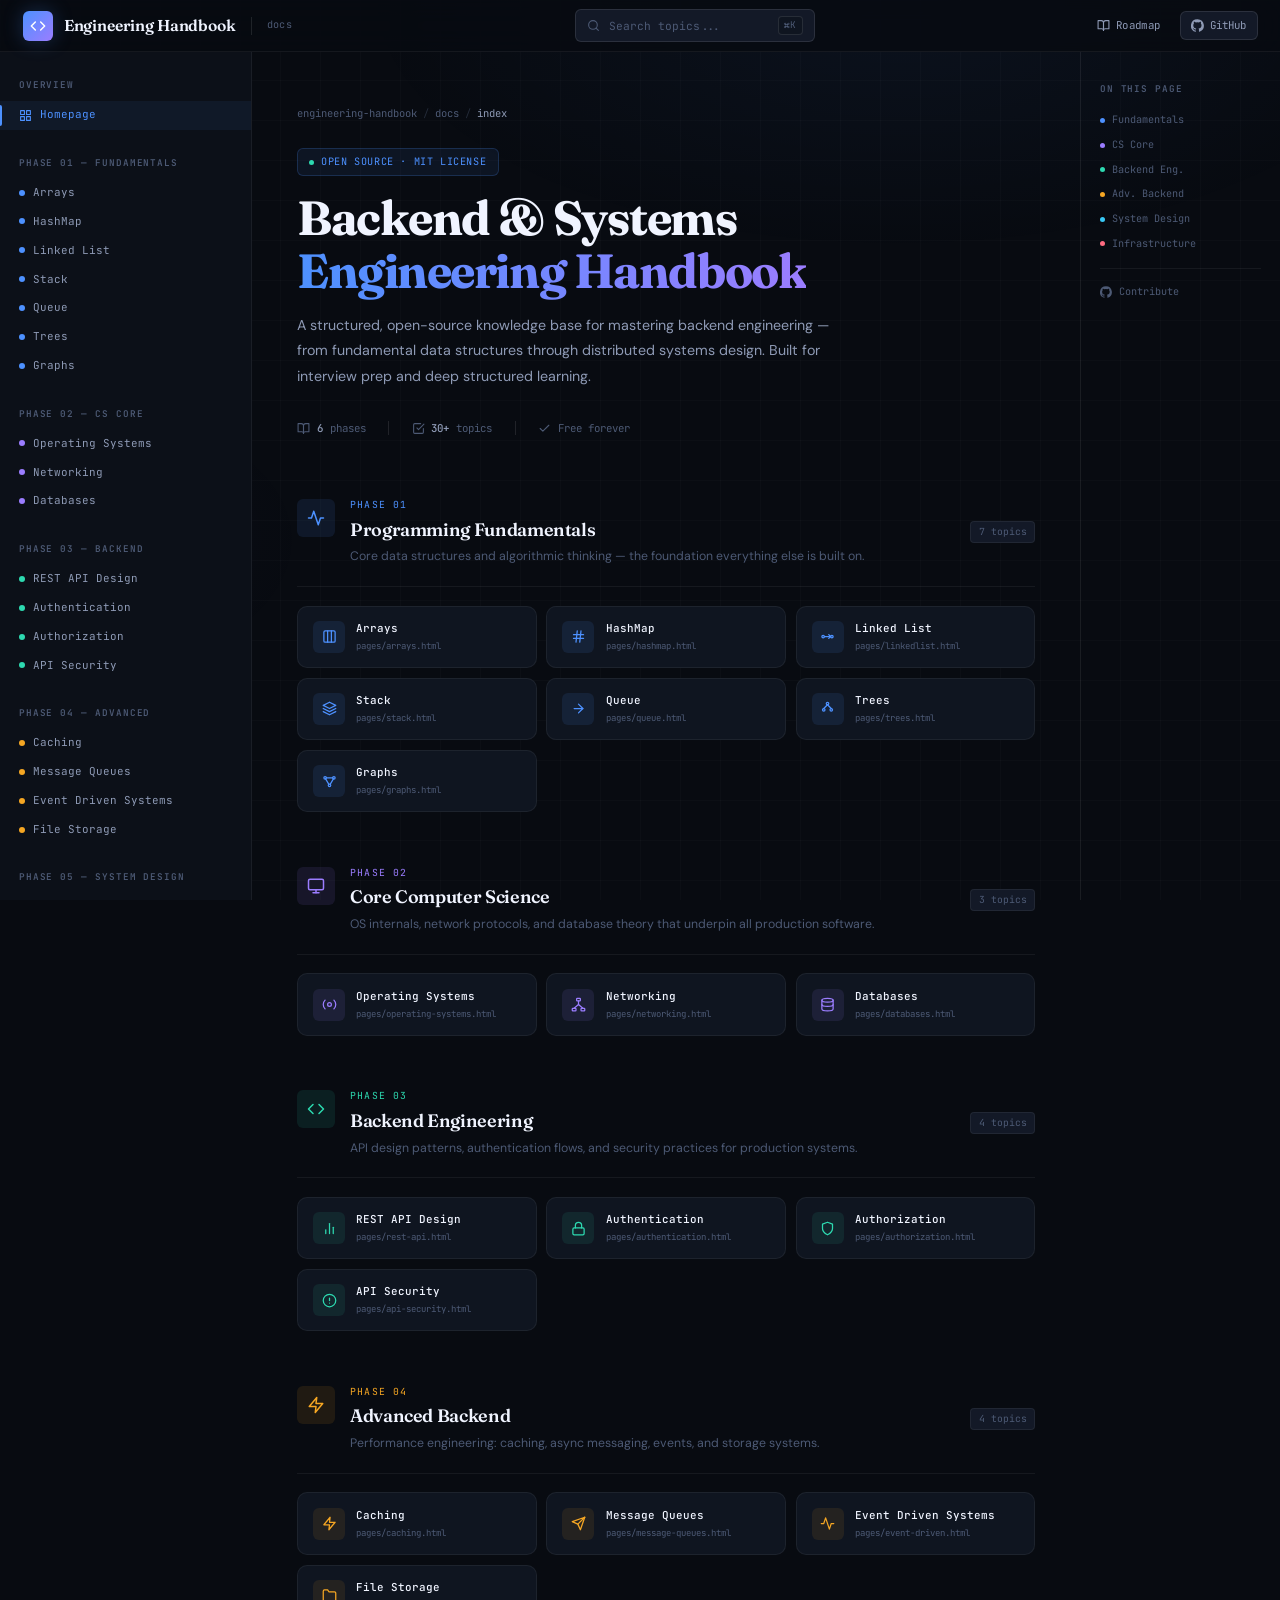
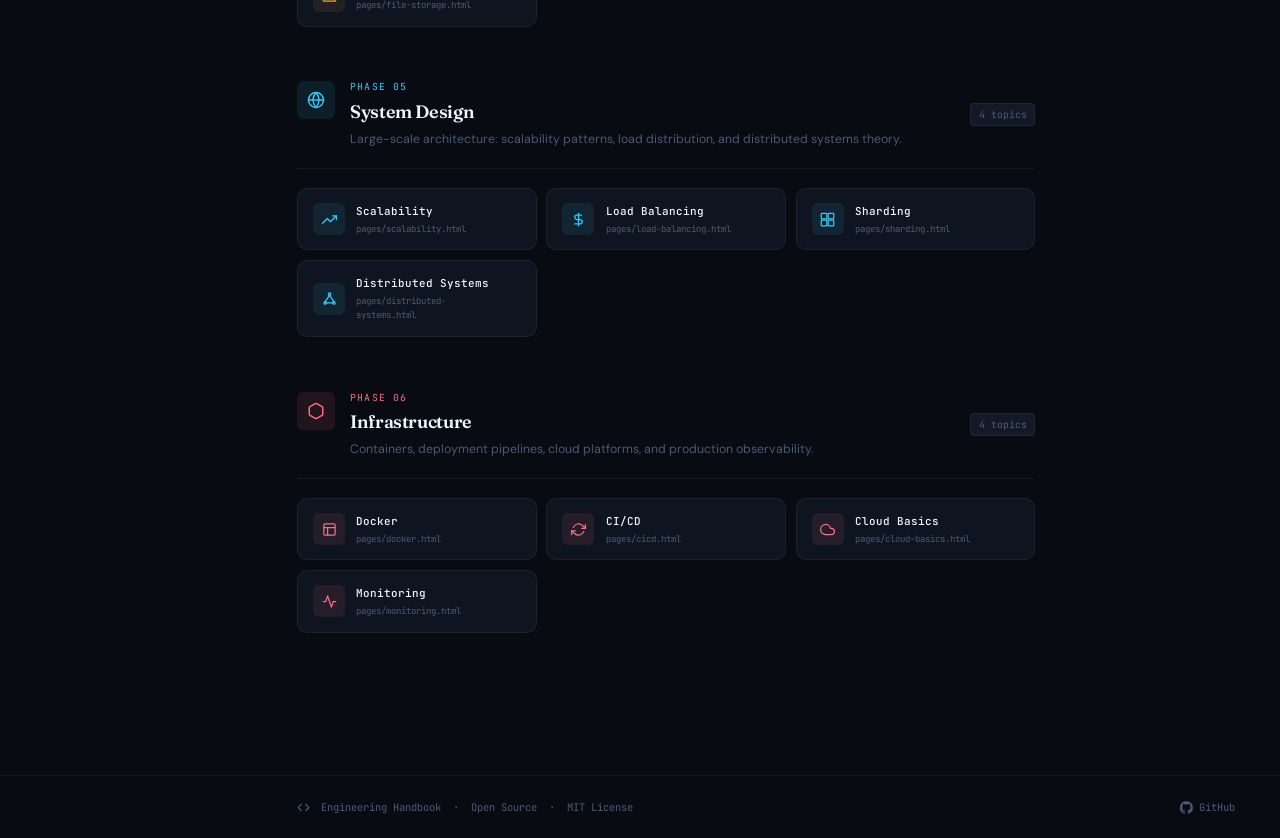
<file: index.html>
<!DOCTYPE html>
<html lang="en">
<head>
  <meta charset="UTF-8" />
  <meta name="viewport" content="width=device-width, initial-scale=1.0" />
  <title>Engineering Handbook — Backend & Systems Learning</title>
  <link rel="preconnect" href="https://fonts.googleapis.com" />
  <link rel="preconnect" href="https://fonts.gstatic.com" crossorigin />
  <link href="https://fonts.googleapis.com/css2?family=JetBrains+Mono:wght@400;500;600&family=Fraunces:opsz,wght@9..144,300;9..144,600;9..144,700&family=DM+Sans:wght@400;500&display=swap" rel="stylesheet" />
  <link rel="stylesheet" href="./assets/css/style.css" />
</head>
<body>

<!-- ══ NAV ══ -->
<nav class="topnav">
  <a href="./index.html" class="nav-brand">
    <div class="brand-mark">
      <svg width="16" height="16" viewBox="0 0 24 24" fill="none" stroke="white" stroke-width="2.2" stroke-linecap="round" stroke-linejoin="round">
        <polyline points="16 18 22 12 16 6"/><polyline points="8 6 2 12 8 18"/>
      </svg>
    </div>
    <span class="brand-name">Engineering Handbook</span>
    <div class="nav-sep"></div>
    <span class="nav-tag">docs</span>
  </a>

  <div class="nav-search">
    <svg width="13" height="13" viewBox="0 0 24 24" fill="none" stroke="currentColor" stroke-width="2" stroke-linecap="round" stroke-linejoin="round" style="color:var(--text-3);flex-shrink:0">
      <circle cx="11" cy="11" r="8"/><line x1="21" y1="21" x2="16.65" y2="16.65"/>
    </svg>
    <input id="search-input" type="text" placeholder="Search topics..." autocomplete="off" />
    <span class="kbd" id="search-kbd">⌘K</span>
    <div class="search-results" id="search-results"></div>
  </div>

  <div class="nav-right">
    <a class="nav-link" href="./index.html">
      <svg width="13" height="13" viewBox="0 0 24 24" fill="none" stroke="currentColor" stroke-width="2" stroke-linecap="round" stroke-linejoin="round"><path d="M2 3h6a4 4 0 0 1 4 4v14a3 3 0 0 0-3-3H2z"/><path d="M22 3h-6a4 4 0 0 0-4 4v14a3 3 0 0 1 3-3h7z"/></svg>
      Roadmap
    </a>
    <a class="nav-gh" href="https://github.com" target="_blank">
      <svg width="13" height="13" viewBox="0 0 24 24" fill="currentColor"><path d="M12 .3a12 12 0 0 0-3.8 23.4c.6.1.8-.3.8-.6v-2c-3.3.7-4-1.6-4-1.6-.6-1.4-1.4-1.8-1.4-1.8-1-.7.1-.7.1-.7 1.2.1 1.8 1.2 1.8 1.2 1 1.8 2.8 1.3 3.5 1 .1-.8.4-1.3.7-1.6-2.7-.3-5.5-1.3-5.5-5.9 0-1.3.5-2.3 1.2-3.2-.1-.3-.5-1.5.1-3.2 0 0 1-.3 3.3 1.2a11.5 11.5 0 0 1 6 0c2.3-1.5 3.3-1.2 3.3-1.2.6 1.7.2 2.9.1 3.2.8.9 1.2 2 1.2 3.2 0 4.6-2.8 5.6-5.5 5.9.4.4.8 1.1.8 2.2v3.3c0 .3.2.7.8.6A12 12 0 0 0 12 .3"/></svg>
      GitHub
    </a>
  </div>
</nav>

<div class="shell">

  <!-- ══ SIDEBAR ══ -->
  <aside class="sidebar">
    <div class="sidebar-section">
      <p class="sidebar-label">Overview</p>
      <a class="sidebar-item active" href="./index.html">
        <svg width="13" height="13" viewBox="0 0 24 24" fill="none" stroke="currentColor" stroke-width="2" stroke-linecap="round" stroke-linejoin="round"><rect x="3" y="3" width="7" height="7"/><rect x="14" y="3" width="7" height="7"/><rect x="14" y="14" width="7" height="7"/><rect x="3" y="14" width="7" height="7"/></svg>
        Homepage
      </a>
    </div>
    <div class="sidebar-section">
      <p class="sidebar-label">Phase 01 — Fundamentals</p>
      <a class="sidebar-item" href="./pages/arrays.html"><div class="sidebar-dot" style="background:var(--blue)"></div>Arrays</a>
      <a class="sidebar-item" href="./pages/hashmap.html"><div class="sidebar-dot" style="background:var(--blue)"></div>HashMap</a>
      <a class="sidebar-item" href="./pages/linkedlist.html"><div class="sidebar-dot" style="background:var(--blue)"></div>Linked List</a>
      <a class="sidebar-item" href="./pages/stack.html"><div class="sidebar-dot" style="background:var(--blue)"></div>Stack</a>
      <a class="sidebar-item" href="./pages/queue.html"><div class="sidebar-dot" style="background:var(--blue)"></div>Queue</a>
      <a class="sidebar-item" href="./pages/trees.html"><div class="sidebar-dot" style="background:var(--blue)"></div>Trees</a>
      <a class="sidebar-item" href="./pages/graphs.html"><div class="sidebar-dot" style="background:var(--blue)"></div>Graphs</a>
    </div>
    <div class="sidebar-section">
      <p class="sidebar-label">Phase 02 — CS Core</p>
      <a class="sidebar-item" href="./pages/operating-systems.html"><div class="sidebar-dot" style="background:var(--purple)"></div>Operating Systems</a>
      <a class="sidebar-item" href="./pages/networking.html"><div class="sidebar-dot" style="background:var(--purple)"></div>Networking</a>
      <a class="sidebar-item" href="./pages/databases.html"><div class="sidebar-dot" style="background:var(--purple)"></div>Databases</a>
    </div>
    <div class="sidebar-section">
      <p class="sidebar-label">Phase 03 — Backend</p>
      <a class="sidebar-item" href="./pages/rest-api.html"><div class="sidebar-dot" style="background:var(--teal)"></div>REST API Design</a>
      <a class="sidebar-item" href="./pages/authentication.html"><div class="sidebar-dot" style="background:var(--teal)"></div>Authentication</a>
      <a class="sidebar-item" href="./pages/authorization.html"><div class="sidebar-dot" style="background:var(--teal)"></div>Authorization</a>
      <a class="sidebar-item" href="./pages/api-security.html"><div class="sidebar-dot" style="background:var(--teal)"></div>API Security</a>
    </div>
    <div class="sidebar-section">
      <p class="sidebar-label">Phase 04 — Advanced</p>
      <a class="sidebar-item" href="./pages/caching.html"><div class="sidebar-dot" style="background:var(--amber)"></div>Caching</a>
      <a class="sidebar-item" href="./pages/message-queues.html"><div class="sidebar-dot" style="background:var(--amber)"></div>Message Queues</a>
      <a class="sidebar-item" href="./pages/event-driven.html"><div class="sidebar-dot" style="background:var(--amber)"></div>Event Driven Systems</a>
      <a class="sidebar-item" href="./pages/file-storage.html"><div class="sidebar-dot" style="background:var(--amber)"></div>File Storage</a>
    </div>
    <div class="sidebar-section">
      <p class="sidebar-label">Phase 05 — System Design</p>
      <a class="sidebar-item" href="./pages/scalability.html"><div class="sidebar-dot" style="background:var(--sky)"></div>Scalability</a>
      <a class="sidebar-item" href="./pages/load-balancing.html"><div class="sidebar-dot" style="background:var(--sky)"></div>Load Balancing</a>
      <a class="sidebar-item" href="./pages/sharding.html"><div class="sidebar-dot" style="background:var(--sky)"></div>Sharding</a>
      <a class="sidebar-item" href="./pages/distributed-systems.html"><div class="sidebar-dot" style="background:var(--sky)"></div>Distributed Systems</a>
    </div>
    <div class="sidebar-section">
      <p class="sidebar-label">Phase 06 — Infrastructure</p>
      <a class="sidebar-item" href="./pages/docker.html"><div class="sidebar-dot" style="background:var(--rose)"></div>Docker</a>
      <a class="sidebar-item" href="./pages/cicd.html"><div class="sidebar-dot" style="background:var(--rose)"></div>CI/CD</a>
      <a class="sidebar-item" href="./pages/cloud-basics.html"><div class="sidebar-dot" style="background:var(--rose)"></div>Cloud Basics</a>
      <a class="sidebar-item" href="./pages/monitoring.html"><div class="sidebar-dot" style="background:var(--rose)"></div>Monitoring</a>
    </div>
  </aside>

  <!-- ══ MAIN ══ -->
  <main class="main-content">

    <section class="hero">
      <div class="hero-breadcrumb">
        <span>engineering-handbook</span><span class="sep"> / </span>
        <span>docs</span><span class="sep"> / </span>
        <span class="current">index</span>
      </div>
      <div class="hero-badge"><span class="live-dot"></span>Open Source · MIT License</div>
      <h1>Backend &amp; Systems<br/><em>Engineering Handbook</em></h1>
      <p class="hero-desc">A structured, open-source knowledge base for mastering backend engineering — from fundamental data structures through distributed systems design. Built for interview prep and deep structured learning.</p>
      <div class="hero-meta">
        <div class="meta-item">
          <svg width="13" height="13" viewBox="0 0 24 24" fill="none" stroke="currentColor" stroke-width="2" stroke-linecap="round" stroke-linejoin="round"><path d="M2 3h6a4 4 0 0 1 4 4v14a3 3 0 0 0-3-3H2z"/><path d="M22 3h-6a4 4 0 0 0-4 4v14a3 3 0 0 1 3-3h7z"/></svg>
          <strong>6</strong> phases
        </div>
        <div class="meta-sep"></div>
        <div class="meta-item">
          <svg width="13" height="13" viewBox="0 0 24 24" fill="none" stroke="currentColor" stroke-width="2" stroke-linecap="round" stroke-linejoin="round"><polyline points="9 11 12 14 22 4"/><path d="M21 12v7a2 2 0 0 1-2 2H5a2 2 0 0 1-2-2V5a2 2 0 0 1 2-2h11"/></svg>
          <strong>30+</strong> topics
        </div>
        <div class="meta-sep"></div>
        <div class="meta-item"><svg width="13" height="13" viewBox="0 0 24 24" fill="none" stroke="currentColor" stroke-width="2" stroke-linecap="round" stroke-linejoin="round"><polyline points="20 6 9 17 4 12"/></svg>Free forever</div>
      </div>
    </section>

    <!-- Phase 1 -->
    <section class="phase p1" id="phase-1">
      <div class="phase-header">
        <div class="phase-icon-wrap"><svg width="18" height="18" viewBox="0 0 24 24" fill="none" stroke="var(--blue)" stroke-width="2" stroke-linecap="round" stroke-linejoin="round"><polyline points="22 12 18 12 15 21 9 3 6 12 2 12"/></svg></div>
        <div class="phase-meta-info">
          <p class="phase-label">Phase 01</p>
          <h2 class="phase-title">Programming Fundamentals</h2>
          <p class="phase-desc">Core data structures and algorithmic thinking — the foundation everything else is built on.</p>
        </div>
        <div class="phase-count">7 topics</div>
      </div>
      <div class="topic-grid">
        <a class="topic-card" href="./pages/arrays.html">
          <div class="card-icon-box"><svg width="15" height="15" viewBox="0 0 24 24" fill="none" stroke="var(--blue)" stroke-width="2" stroke-linecap="round" stroke-linejoin="round"><rect x="3" y="3" width="18" height="18" rx="2"/><line x1="9" y1="3" x2="9" y2="21"/><line x1="15" y1="3" x2="15" y2="21"/></svg></div>
          <div class="card-body"><p class="card-name">Arrays</p><p class="card-slug">pages/arrays.html</p></div>
          <svg class="card-chevron" width="13" height="13" viewBox="0 0 24 24" fill="none" stroke="currentColor" stroke-width="2.5" stroke-linecap="round" stroke-linejoin="round"><polyline points="9 18 15 12 9 6"/></svg>
        </a>
        <a class="topic-card" href="./pages/hashmap.html">
          <div class="card-icon-box"><svg width="15" height="15" viewBox="0 0 24 24" fill="none" stroke="var(--blue)" stroke-width="2" stroke-linecap="round" stroke-linejoin="round"><line x1="4" y1="9" x2="20" y2="9"/><line x1="4" y1="15" x2="20" y2="15"/><line x1="10" y1="3" x2="8" y2="21"/><line x1="16" y1="3" x2="14" y2="21"/></svg></div>
          <div class="card-body"><p class="card-name">HashMap</p><p class="card-slug">pages/hashmap.html</p></div>
          <svg class="card-chevron" width="13" height="13" viewBox="0 0 24 24" fill="none" stroke="currentColor" stroke-width="2.5" stroke-linecap="round" stroke-linejoin="round"><polyline points="9 18 15 12 9 6"/></svg>
        </a>
        <a class="topic-card" href="./pages/linkedlist.html">
          <div class="card-icon-box"><svg width="15" height="15" viewBox="0 0 24 24" fill="none" stroke="var(--blue)" stroke-width="2" stroke-linecap="round" stroke-linejoin="round"><circle cx="5" cy="12" r="2"/><circle cx="19" cy="12" r="2"/><line x1="7" y1="12" x2="17" y2="12"/><polyline points="14 9 17 12 14 15"/></svg></div>
          <div class="card-body"><p class="card-name">Linked List</p><p class="card-slug">pages/linkedlist.html</p></div>
          <svg class="card-chevron" width="13" height="13" viewBox="0 0 24 24" fill="none" stroke="currentColor" stroke-width="2.5" stroke-linecap="round" stroke-linejoin="round"><polyline points="9 18 15 12 9 6"/></svg>
        </a>
        <a class="topic-card" href="./pages/stack.html">
          <div class="card-icon-box"><svg width="15" height="15" viewBox="0 0 24 24" fill="none" stroke="var(--blue)" stroke-width="2" stroke-linecap="round" stroke-linejoin="round"><polyline points="12 2 2 7 12 12 22 7 12 2"/><polyline points="2 17 12 22 22 17"/><polyline points="2 12 12 17 22 12"/></svg></div>
          <div class="card-body"><p class="card-name">Stack</p><p class="card-slug">pages/stack.html</p></div>
          <svg class="card-chevron" width="13" height="13" viewBox="0 0 24 24" fill="none" stroke="currentColor" stroke-width="2.5" stroke-linecap="round" stroke-linejoin="round"><polyline points="9 18 15 12 9 6"/></svg>
        </a>
        <a class="topic-card" href="./pages/queue.html">
          <div class="card-icon-box"><svg width="15" height="15" viewBox="0 0 24 24" fill="none" stroke="var(--blue)" stroke-width="2" stroke-linecap="round" stroke-linejoin="round"><line x1="5" y1="12" x2="19" y2="12"/><polyline points="12 5 19 12 12 19"/></svg></div>
          <div class="card-body"><p class="card-name">Queue</p><p class="card-slug">pages/queue.html</p></div>
          <svg class="card-chevron" width="13" height="13" viewBox="0 0 24 24" fill="none" stroke="currentColor" stroke-width="2.5" stroke-linecap="round" stroke-linejoin="round"><polyline points="9 18 15 12 9 6"/></svg>
        </a>
        <a class="topic-card" href="./pages/trees.html">
          <div class="card-icon-box"><svg width="15" height="15" viewBox="0 0 24 24" fill="none" stroke="var(--blue)" stroke-width="2" stroke-linecap="round" stroke-linejoin="round"><circle cx="12" cy="4" r="2"/><circle cx="6" cy="14" r="2"/><circle cx="18" cy="14" r="2"/><line x1="12" y1="6" x2="6" y2="12"/><line x1="12" y1="6" x2="18" y2="12"/></svg></div>
          <div class="card-body"><p class="card-name">Trees</p><p class="card-slug">pages/trees.html</p></div>
          <svg class="card-chevron" width="13" height="13" viewBox="0 0 24 24" fill="none" stroke="currentColor" stroke-width="2.5" stroke-linecap="round" stroke-linejoin="round"><polyline points="9 18 15 12 9 6"/></svg>
        </a>
        <a class="topic-card" href="./pages/graphs.html">
          <div class="card-icon-box"><svg width="15" height="15" viewBox="0 0 24 24" fill="none" stroke="var(--blue)" stroke-width="2" stroke-linecap="round" stroke-linejoin="round"><circle cx="5" cy="6" r="2"/><circle cx="19" cy="6" r="2"/><circle cx="12" cy="18" r="2"/><line x1="7" y1="6" x2="17" y2="6"/><line x1="5.5" y1="7.5" x2="11" y2="16.5"/><line x1="18.5" y1="7.5" x2="13" y2="16.5"/></svg></div>
          <div class="card-body"><p class="card-name">Graphs</p><p class="card-slug">pages/graphs.html</p></div>
          <svg class="card-chevron" width="13" height="13" viewBox="0 0 24 24" fill="none" stroke="currentColor" stroke-width="2.5" stroke-linecap="round" stroke-linejoin="round"><polyline points="9 18 15 12 9 6"/></svg>
        </a>
      </div>
    </section>

    <!-- Phase 2 -->
    <section class="phase p2" id="phase-2">
      <div class="phase-header">
        <div class="phase-icon-wrap"><svg width="18" height="18" viewBox="0 0 24 24" fill="none" stroke="var(--purple)" stroke-width="2" stroke-linecap="round" stroke-linejoin="round"><rect x="2" y="3" width="20" height="14" rx="2"/><line x1="8" y1="21" x2="16" y2="21"/><line x1="12" y1="17" x2="12" y2="21"/></svg></div>
        <div class="phase-meta-info">
          <p class="phase-label">Phase 02</p>
          <h2 class="phase-title">Core Computer Science</h2>
          <p class="phase-desc">OS internals, network protocols, and database theory that underpin all production software.</p>
        </div>
        <div class="phase-count">3 topics</div>
      </div>
      <div class="topic-grid">
        <a class="topic-card" href="./pages/operating-systems.html">
          <div class="card-icon-box"><svg width="15" height="15" viewBox="0 0 24 24" fill="none" stroke="var(--purple)" stroke-width="2" stroke-linecap="round" stroke-linejoin="round"><circle cx="12" cy="12" r="3"/><path d="M19.07 4.93a10 10 0 0 1 0 14.14M4.93 4.93a10 10 0 0 0 0 14.14"/></svg></div>
          <div class="card-body"><p class="card-name">Operating Systems</p><p class="card-slug">pages/operating-systems.html</p></div>
          <svg class="card-chevron" width="13" height="13" viewBox="0 0 24 24" fill="none" stroke="currentColor" stroke-width="2.5" stroke-linecap="round" stroke-linejoin="round"><polyline points="9 18 15 12 9 6"/></svg>
        </a>
        <a class="topic-card" href="./pages/networking.html">
          <div class="card-icon-box"><svg width="15" height="15" viewBox="0 0 24 24" fill="none" stroke="var(--purple)" stroke-width="2" stroke-linecap="round" stroke-linejoin="round"><rect x="9" y="2" width="6" height="4" rx="1"/><rect x="2" y="18" width="6" height="4" rx="1"/><rect x="16" y="18" width="6" height="4" rx="1"/><line x1="12" y1="6" x2="12" y2="12"/><line x1="5" y1="18" x2="12" y2="12"/><line x1="19" y1="18" x2="12" y2="12"/></svg></div>
          <div class="card-body"><p class="card-name">Networking</p><p class="card-slug">pages/networking.html</p></div>
          <svg class="card-chevron" width="13" height="13" viewBox="0 0 24 24" fill="none" stroke="currentColor" stroke-width="2.5" stroke-linecap="round" stroke-linejoin="round"><polyline points="9 18 15 12 9 6"/></svg>
        </a>
        <a class="topic-card" href="./pages/databases.html">
          <div class="card-icon-box"><svg width="15" height="15" viewBox="0 0 24 24" fill="none" stroke="var(--purple)" stroke-width="2" stroke-linecap="round" stroke-linejoin="round"><ellipse cx="12" cy="5" rx="9" ry="3"/><path d="M21 12c0 1.66-4 3-9 3s-9-1.34-9-3"/><path d="M3 5v14c0 1.66 4 3 9 3s9-1.34 9-3V5"/></svg></div>
          <div class="card-body"><p class="card-name">Databases</p><p class="card-slug">pages/databases.html</p></div>
          <svg class="card-chevron" width="13" height="13" viewBox="0 0 24 24" fill="none" stroke="currentColor" stroke-width="2.5" stroke-linecap="round" stroke-linejoin="round"><polyline points="9 18 15 12 9 6"/></svg>
        </a>
      </div>
    </section>

    <!-- Phase 3 -->
    <section class="phase p3" id="phase-3">
      <div class="phase-header">
        <div class="phase-icon-wrap"><svg width="18" height="18" viewBox="0 0 24 24" fill="none" stroke="var(--teal)" stroke-width="2" stroke-linecap="round" stroke-linejoin="round"><polyline points="16 18 22 12 16 6"/><polyline points="8 6 2 12 8 18"/></svg></div>
        <div class="phase-meta-info">
          <p class="phase-label">Phase 03</p>
          <h2 class="phase-title">Backend Engineering</h2>
          <p class="phase-desc">API design patterns, authentication flows, and security practices for production systems.</p>
        </div>
        <div class="phase-count">4 topics</div>
      </div>
      <div class="topic-grid">
        <a class="topic-card" href="./pages/rest-api.html"><div class="card-icon-box"><svg width="15" height="15" viewBox="0 0 24 24" fill="none" stroke="var(--teal)" stroke-width="2" stroke-linecap="round" stroke-linejoin="round"><path d="M18 20V10"/><path d="M12 20V4"/><path d="M6 20v-6"/></svg></div><div class="card-body"><p class="card-name">REST API Design</p><p class="card-slug">pages/rest-api.html</p></div><svg class="card-chevron" width="13" height="13" viewBox="0 0 24 24" fill="none" stroke="currentColor" stroke-width="2.5" stroke-linecap="round" stroke-linejoin="round"><polyline points="9 18 15 12 9 6"/></svg></a>
        <a class="topic-card" href="./pages/authentication.html"><div class="card-icon-box"><svg width="15" height="15" viewBox="0 0 24 24" fill="none" stroke="var(--teal)" stroke-width="2" stroke-linecap="round" stroke-linejoin="round"><rect x="3" y="11" width="18" height="11" rx="2"/><path d="M7 11V7a5 5 0 0 1 10 0v4"/></svg></div><div class="card-body"><p class="card-name">Authentication</p><p class="card-slug">pages/authentication.html</p></div><svg class="card-chevron" width="13" height="13" viewBox="0 0 24 24" fill="none" stroke="currentColor" stroke-width="2.5" stroke-linecap="round" stroke-linejoin="round"><polyline points="9 18 15 12 9 6"/></svg></a>
        <a class="topic-card" href="./pages/authorization.html"><div class="card-icon-box"><svg width="15" height="15" viewBox="0 0 24 24" fill="none" stroke="var(--teal)" stroke-width="2" stroke-linecap="round" stroke-linejoin="round"><path d="M12 22s8-4 8-10V5l-8-3-8 3v7c0 6 8 10 8 10z"/></svg></div><div class="card-body"><p class="card-name">Authorization</p><p class="card-slug">pages/authorization.html</p></div><svg class="card-chevron" width="13" height="13" viewBox="0 0 24 24" fill="none" stroke="currentColor" stroke-width="2.5" stroke-linecap="round" stroke-linejoin="round"><polyline points="9 18 15 12 9 6"/></svg></a>
        <a class="topic-card" href="./pages/api-security.html"><div class="card-icon-box"><svg width="15" height="15" viewBox="0 0 24 24" fill="none" stroke="var(--teal)" stroke-width="2" stroke-linecap="round" stroke-linejoin="round"><circle cx="12" cy="12" r="10"/><line x1="12" y1="8" x2="12" y2="12"/><line x1="12" y1="16" x2="12.01" y2="16"/></svg></div><div class="card-body"><p class="card-name">API Security</p><p class="card-slug">pages/api-security.html</p></div><svg class="card-chevron" width="13" height="13" viewBox="0 0 24 24" fill="none" stroke="currentColor" stroke-width="2.5" stroke-linecap="round" stroke-linejoin="round"><polyline points="9 18 15 12 9 6"/></svg></a>
      </div>
    </section>

    <!-- Phase 4 -->
    <section class="phase p4" id="phase-4">
      <div class="phase-header">
        <div class="phase-icon-wrap"><svg width="18" height="18" viewBox="0 0 24 24" fill="none" stroke="var(--amber)" stroke-width="2" stroke-linecap="round" stroke-linejoin="round"><polygon points="13 2 3 14 12 14 11 22 21 10 12 10 13 2"/></svg></div>
        <div class="phase-meta-info"><p class="phase-label">Phase 04</p><h2 class="phase-title">Advanced Backend</h2><p class="phase-desc">Performance engineering: caching, async messaging, events, and storage systems.</p></div>
        <div class="phase-count">4 topics</div>
      </div>
      <div class="topic-grid">
        <a class="topic-card" href="./pages/caching.html"><div class="card-icon-box"><svg width="15" height="15" viewBox="0 0 24 24" fill="none" stroke="var(--amber)" stroke-width="2" stroke-linecap="round" stroke-linejoin="round"><polygon points="13 2 3 14 12 14 11 22 21 10 12 10 13 2"/></svg></div><div class="card-body"><p class="card-name">Caching</p><p class="card-slug">pages/caching.html</p></div><svg class="card-chevron" width="13" height="13" viewBox="0 0 24 24" fill="none" stroke="currentColor" stroke-width="2.5" stroke-linecap="round" stroke-linejoin="round"><polyline points="9 18 15 12 9 6"/></svg></a>
        <a class="topic-card" href="./pages/message-queues.html"><div class="card-icon-box"><svg width="15" height="15" viewBox="0 0 24 24" fill="none" stroke="var(--amber)" stroke-width="2" stroke-linecap="round" stroke-linejoin="round"><line x1="22" y1="2" x2="11" y2="13"/><polygon points="22 2 15 22 11 13 2 9 22 2"/></svg></div><div class="card-body"><p class="card-name">Message Queues</p><p class="card-slug">pages/message-queues.html</p></div><svg class="card-chevron" width="13" height="13" viewBox="0 0 24 24" fill="none" stroke="currentColor" stroke-width="2.5" stroke-linecap="round" stroke-linejoin="round"><polyline points="9 18 15 12 9 6"/></svg></a>
        <a class="topic-card" href="./pages/event-driven.html"><div class="card-icon-box"><svg width="15" height="15" viewBox="0 0 24 24" fill="none" stroke="var(--amber)" stroke-width="2" stroke-linecap="round" stroke-linejoin="round"><polyline points="22 12 18 12 15 21 9 3 6 12 2 12"/></svg></div><div class="card-body"><p class="card-name">Event Driven Systems</p><p class="card-slug">pages/event-driven.html</p></div><svg class="card-chevron" width="13" height="13" viewBox="0 0 24 24" fill="none" stroke="currentColor" stroke-width="2.5" stroke-linecap="round" stroke-linejoin="round"><polyline points="9 18 15 12 9 6"/></svg></a>
        <a class="topic-card" href="./pages/file-storage.html"><div class="card-icon-box"><svg width="15" height="15" viewBox="0 0 24 24" fill="none" stroke="var(--amber)" stroke-width="2" stroke-linecap="round" stroke-linejoin="round"><path d="M22 19a2 2 0 0 1-2 2H4a2 2 0 0 1-2-2V5a2 2 0 0 1 2-2h5l2 3h9a2 2 0 0 1 2 2z"/></svg></div><div class="card-body"><p class="card-name">File Storage</p><p class="card-slug">pages/file-storage.html</p></div><svg class="card-chevron" width="13" height="13" viewBox="0 0 24 24" fill="none" stroke="currentColor" stroke-width="2.5" stroke-linecap="round" stroke-linejoin="round"><polyline points="9 18 15 12 9 6"/></svg></a>
      </div>
    </section>

    <!-- Phase 5 -->
    <section class="phase p5" id="phase-5">
      <div class="phase-header">
        <div class="phase-icon-wrap"><svg width="18" height="18" viewBox="0 0 24 24" fill="none" stroke="var(--sky)" stroke-width="2" stroke-linecap="round" stroke-linejoin="round"><circle cx="12" cy="12" r="10"/><line x1="2" y1="12" x2="22" y2="12"/><path d="M12 2a15.3 15.3 0 0 1 4 10 15.3 15.3 0 0 1-4 10 15.3 15.3 0 0 1-4-10 15.3 15.3 0 0 1 4-10z"/></svg></div>
        <div class="phase-meta-info"><p class="phase-label">Phase 05</p><h2 class="phase-title">System Design</h2><p class="phase-desc">Large-scale architecture: scalability patterns, load distribution, and distributed systems theory.</p></div>
        <div class="phase-count">4 topics</div>
      </div>
      <div class="topic-grid">
        <a class="topic-card" href="./pages/scalability.html"><div class="card-icon-box"><svg width="15" height="15" viewBox="0 0 24 24" fill="none" stroke="var(--sky)" stroke-width="2" stroke-linecap="round" stroke-linejoin="round"><polyline points="23 6 13.5 15.5 8.5 10.5 1 18"/><polyline points="17 6 23 6 23 12"/></svg></div><div class="card-body"><p class="card-name">Scalability</p><p class="card-slug">pages/scalability.html</p></div><svg class="card-chevron" width="13" height="13" viewBox="0 0 24 24" fill="none" stroke="currentColor" stroke-width="2.5" stroke-linecap="round" stroke-linejoin="round"><polyline points="9 18 15 12 9 6"/></svg></a>
        <a class="topic-card" href="./pages/load-balancing.html"><div class="card-icon-box"><svg width="15" height="15" viewBox="0 0 24 24" fill="none" stroke="var(--sky)" stroke-width="2" stroke-linecap="round" stroke-linejoin="round"><line x1="12" y1="2" x2="12" y2="22"/><path d="M17 5H9.5a3.5 3.5 0 0 0 0 7h5a3.5 3.5 0 0 1 0 7H6"/></svg></div><div class="card-body"><p class="card-name">Load Balancing</p><p class="card-slug">pages/load-balancing.html</p></div><svg class="card-chevron" width="13" height="13" viewBox="0 0 24 24" fill="none" stroke="currentColor" stroke-width="2.5" stroke-linecap="round" stroke-linejoin="round"><polyline points="9 18 15 12 9 6"/></svg></a>
        <a class="topic-card" href="./pages/sharding.html"><div class="card-icon-box"><svg width="15" height="15" viewBox="0 0 24 24" fill="none" stroke="var(--sky)" stroke-width="2" stroke-linecap="round" stroke-linejoin="round"><rect x="2" y="2" width="9" height="9" rx="1"/><rect x="13" y="2" width="9" height="9" rx="1"/><rect x="2" y="13" width="9" height="9" rx="1"/><rect x="13" y="13" width="9" height="9" rx="1"/></svg></div><div class="card-body"><p class="card-name">Sharding</p><p class="card-slug">pages/sharding.html</p></div><svg class="card-chevron" width="13" height="13" viewBox="0 0 24 24" fill="none" stroke="currentColor" stroke-width="2.5" stroke-linecap="round" stroke-linejoin="round"><polyline points="9 18 15 12 9 6"/></svg></a>
        <a class="topic-card" href="./pages/distributed-systems.html"><div class="card-icon-box"><svg width="15" height="15" viewBox="0 0 24 24" fill="none" stroke="var(--sky)" stroke-width="2" stroke-linecap="round" stroke-linejoin="round"><circle cx="12" cy="5" r="2"/><circle cx="5" cy="19" r="2"/><circle cx="19" cy="19" r="2"/><line x1="12" y1="7" x2="5" y2="17"/><line x1="12" y1="7" x2="19" y2="17"/><line x1="5" y1="19" x2="19" y2="19"/></svg></div><div class="card-body"><p class="card-name">Distributed Systems</p><p class="card-slug">pages/distributed-systems.html</p></div><svg class="card-chevron" width="13" height="13" viewBox="0 0 24 24" fill="none" stroke="currentColor" stroke-width="2.5" stroke-linecap="round" stroke-linejoin="round"><polyline points="9 18 15 12 9 6"/></svg></a>
      </div>
    </section>

    <!-- Phase 6 -->
    <section class="phase p6" id="phase-6">
      <div class="phase-header">
        <div class="phase-icon-wrap"><svg width="18" height="18" viewBox="0 0 24 24" fill="none" stroke="var(--rose)" stroke-width="2" stroke-linecap="round" stroke-linejoin="round"><path d="M21 16V8a2 2 0 0 0-1-1.73l-7-4a2 2 0 0 0-2 0l-7 4A2 2 0 0 0 3 8v8a2 2 0 0 0 1 1.73l7 4a2 2 0 0 0 2 0l7-4A2 2 0 0 0 21 16z"/></svg></div>
        <div class="phase-meta-info"><p class="phase-label">Phase 06</p><h2 class="phase-title">Infrastructure</h2><p class="phase-desc">Containers, deployment pipelines, cloud platforms, and production observability.</p></div>
        <div class="phase-count">4 topics</div>
      </div>
      <div class="topic-grid">
        <a class="topic-card" href="./pages/docker.html"><div class="card-icon-box"><svg width="15" height="15" viewBox="0 0 24 24" fill="none" stroke="var(--rose)" stroke-width="2" stroke-linecap="round" stroke-linejoin="round"><rect x="3" y="3" width="18" height="18" rx="2"/><path d="M3 9h18"/><path d="M9 21V9"/></svg></div><div class="card-body"><p class="card-name">Docker</p><p class="card-slug">pages/docker.html</p></div><svg class="card-chevron" width="13" height="13" viewBox="0 0 24 24" fill="none" stroke="currentColor" stroke-width="2.5" stroke-linecap="round" stroke-linejoin="round"><polyline points="9 18 15 12 9 6"/></svg></a>
        <a class="topic-card" href="./pages/cicd.html"><div class="card-icon-box"><svg width="15" height="15" viewBox="0 0 24 24" fill="none" stroke="var(--rose)" stroke-width="2" stroke-linecap="round" stroke-linejoin="round"><polyline points="23 4 23 10 17 10"/><polyline points="1 20 1 14 7 14"/><path d="M3.51 9a9 9 0 0 1 14.85-3.36L23 10M1 14l4.64 4.36A9 9 0 0 0 20.49 15"/></svg></div><div class="card-body"><p class="card-name">CI/CD</p><p class="card-slug">pages/cicd.html</p></div><svg class="card-chevron" width="13" height="13" viewBox="0 0 24 24" fill="none" stroke="currentColor" stroke-width="2.5" stroke-linecap="round" stroke-linejoin="round"><polyline points="9 18 15 12 9 6"/></svg></a>
        <a class="topic-card" href="./pages/cloud-basics.html"><div class="card-icon-box"><svg width="15" height="15" viewBox="0 0 24 24" fill="none" stroke="var(--rose)" stroke-width="2" stroke-linecap="round" stroke-linejoin="round"><path d="M18 10h-1.26A8 8 0 1 0 9 20h9a5 5 0 0 0 0-10z"/></svg></div><div class="card-body"><p class="card-name">Cloud Basics</p><p class="card-slug">pages/cloud-basics.html</p></div><svg class="card-chevron" width="13" height="13" viewBox="0 0 24 24" fill="none" stroke="currentColor" stroke-width="2.5" stroke-linecap="round" stroke-linejoin="round"><polyline points="9 18 15 12 9 6"/></svg></a>
        <a class="topic-card" href="./pages/monitoring.html"><div class="card-icon-box"><svg width="15" height="15" viewBox="0 0 24 24" fill="none" stroke="var(--rose)" stroke-width="2" stroke-linecap="round" stroke-linejoin="round"><path d="M22 12h-4l-3 9L9 3l-3 9H2"/></svg></div><div class="card-body"><p class="card-name">Monitoring</p><p class="card-slug">pages/monitoring.html</p></div><svg class="card-chevron" width="13" height="13" viewBox="0 0 24 24" fill="none" stroke="currentColor" stroke-width="2.5" stroke-linecap="round" stroke-linejoin="round"><polyline points="9 18 15 12 9 6"/></svg></a>
      </div>
    </section>

  </main>

  <!-- RIGHT RAIL -->
  <aside class="toc-rail">
    <p class="toc-label">On this page</p>
    <a class="toc-item" href="#phase-1"><div class="toc-phase-dot" style="background:var(--blue)"></div>Fundamentals</a>
    <a class="toc-item" href="#phase-2"><div class="toc-phase-dot" style="background:var(--purple)"></div>CS Core</a>
    <a class="toc-item" href="#phase-3"><div class="toc-phase-dot" style="background:var(--teal)"></div>Backend Eng.</a>
    <a class="toc-item" href="#phase-4"><div class="toc-phase-dot" style="background:var(--amber)"></div>Adv. Backend</a>
    <a class="toc-item" href="#phase-5"><div class="toc-phase-dot" style="background:var(--sky)"></div>System Design</a>
    <a class="toc-item" href="#phase-6"><div class="toc-phase-dot" style="background:var(--rose)"></div>Infrastructure</a>
    <div class="toc-divider"></div>
    <a class="toc-item" href="https://github.com" target="_blank">
      <svg width="12" height="12" viewBox="0 0 24 24" fill="currentColor" style="color:var(--text-3)"><path d="M12 .3a12 12 0 0 0-3.8 23.4c.6.1.8-.3.8-.6v-2c-3.3.7-4-1.6-4-1.6-.6-1.4-1.4-1.8-1.4-1.8-1-.7.1-.7.1-.7 1.2.1 1.8 1.2 1.8 1.2 1 1.8 2.8 1.3 3.5 1 .1-.8.4-1.3.7-1.6-2.7-.3-5.5-1.3-5.5-5.9 0-1.3.5-2.3 1.2-3.2-.1-.3-.5-1.5.1-3.2 0 0 1-.3 3.3 1.2a11.5 11.5 0 0 1 6 0c2.3-1.5 3.3-1.2 3.3-1.2.6 1.7.2 2.9.1 3.2.8.9 1.2 2 1.2 3.2 0 4.6-2.8 5.6-5.5 5.9.4.4.8 1.1.8 2.2v3.3c0 .3.2.7.8.6A12 12 0 0 0 12 .3"/></svg>
      Contribute
    </a>
  </aside>

</div>

<footer>
  <div class="footer-l">
    <svg width="13" height="13" viewBox="0 0 24 24" fill="none" stroke="currentColor" stroke-width="2" stroke-linecap="round" stroke-linejoin="round"><polyline points="16 18 22 12 16 6"/><polyline points="8 6 2 12 8 18"/></svg>
    Engineering Handbook &nbsp;·&nbsp; Open Source &nbsp;·&nbsp; MIT License
  </div>
  <div class="footer-r">
    <a href="https://github.com" target="_blank">
      <svg width="13" height="13" viewBox="0 0 24 24" fill="currentColor"><path d="M12 .3a12 12 0 0 0-3.8 23.4c.6.1.8-.3.8-.6v-2c-3.3.7-4-1.6-4-1.6-.6-1.4-1.4-1.8-1.4-1.8-1-.7.1-.7.1-.7 1.2.1 1.8 1.2 1.8 1.2 1 1.8 2.8 1.3 3.5 1 .1-.8.4-1.3.7-1.6-2.7-.3-5.5-1.3-5.5-5.9 0-1.3.5-2.3 1.2-3.2-.1-.3-.5-1.5.1-3.2 0 0 1-.3 3.3 1.2a11.5 11.5 0 0 1 6 0c2.3-1.5 3.3-1.2 3.3-1.2.6 1.7.2 2.9.1 3.2.8.9 1.2 2 1.2 3.2 0 4.6-2.8 5.6-5.5 5.9.4.4.8 1.1.8 2.2v3.3c0 .3.2.7.8.6A12 12 0 0 0 12 .3"/></svg>
      GitHub
    </a>
  </div>
</footer>

<script src="./assets/js/search.js"></script>
</body>
</html>
</file>
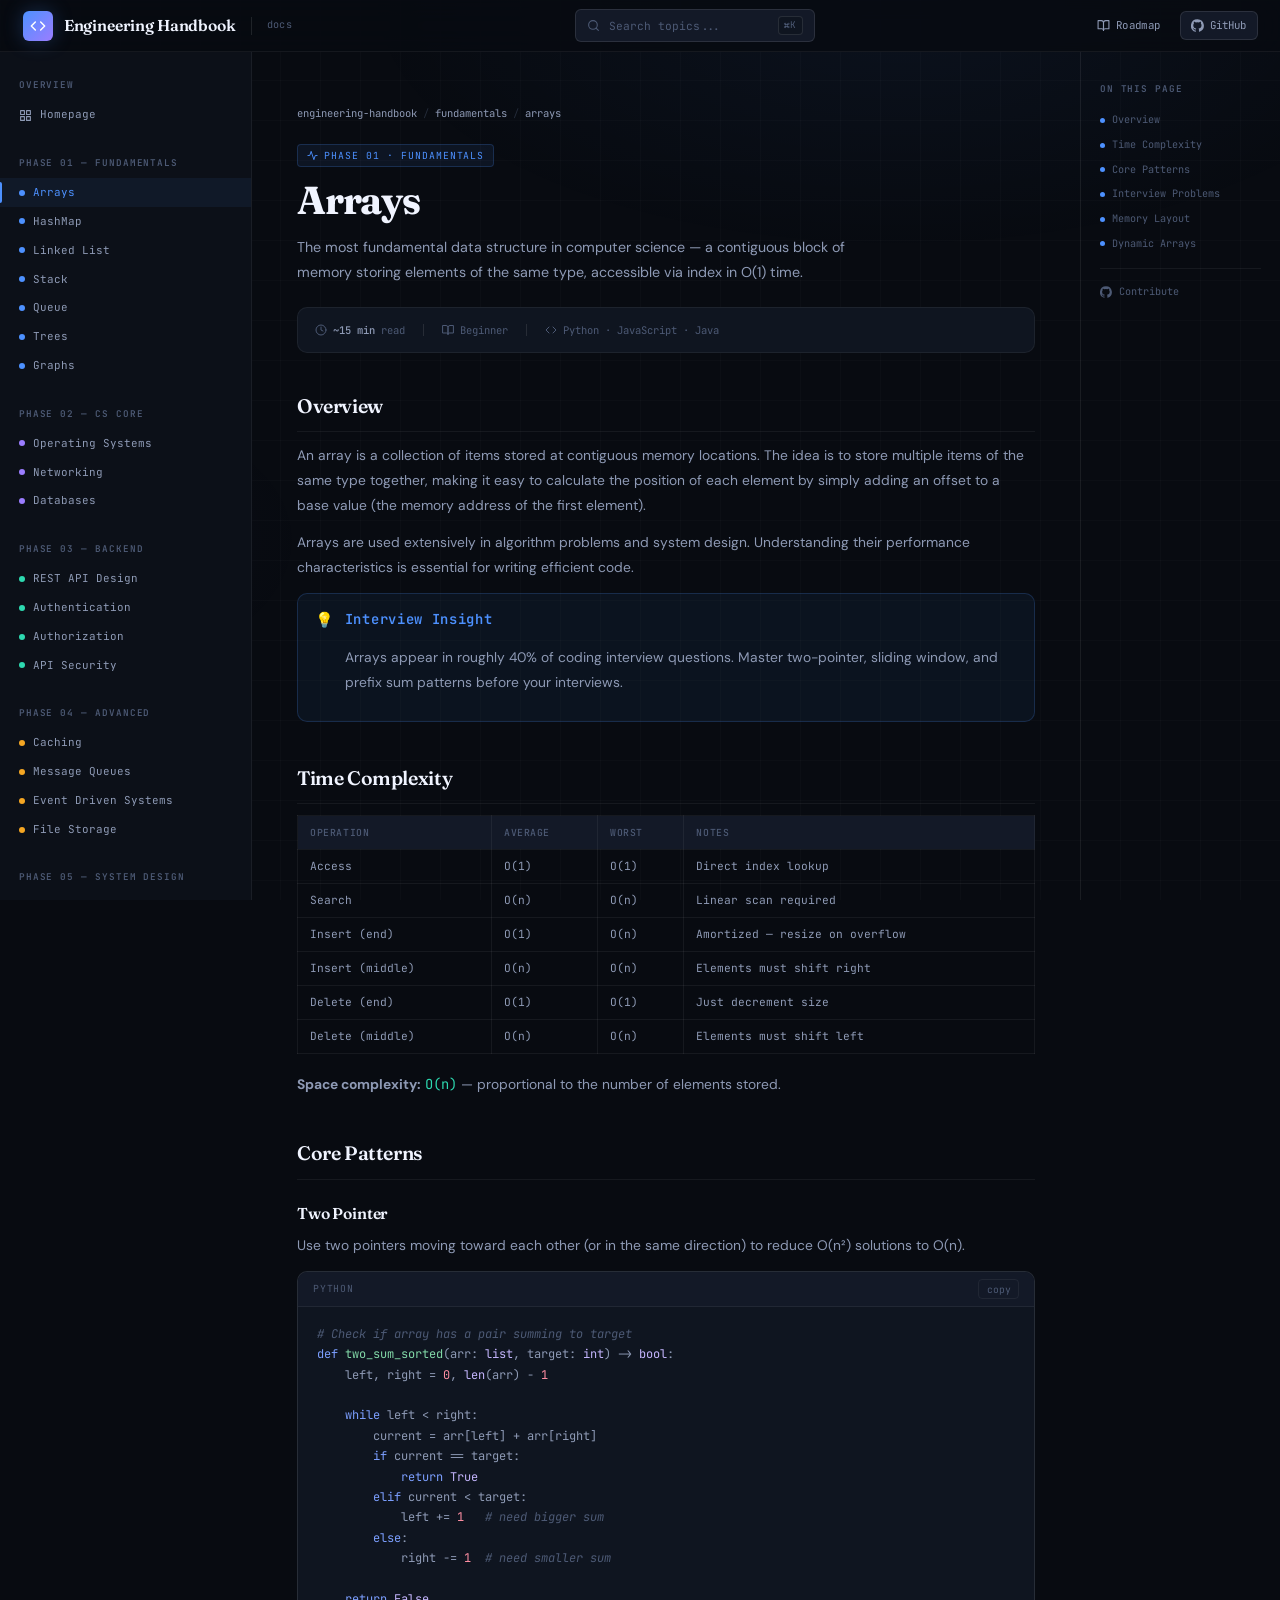
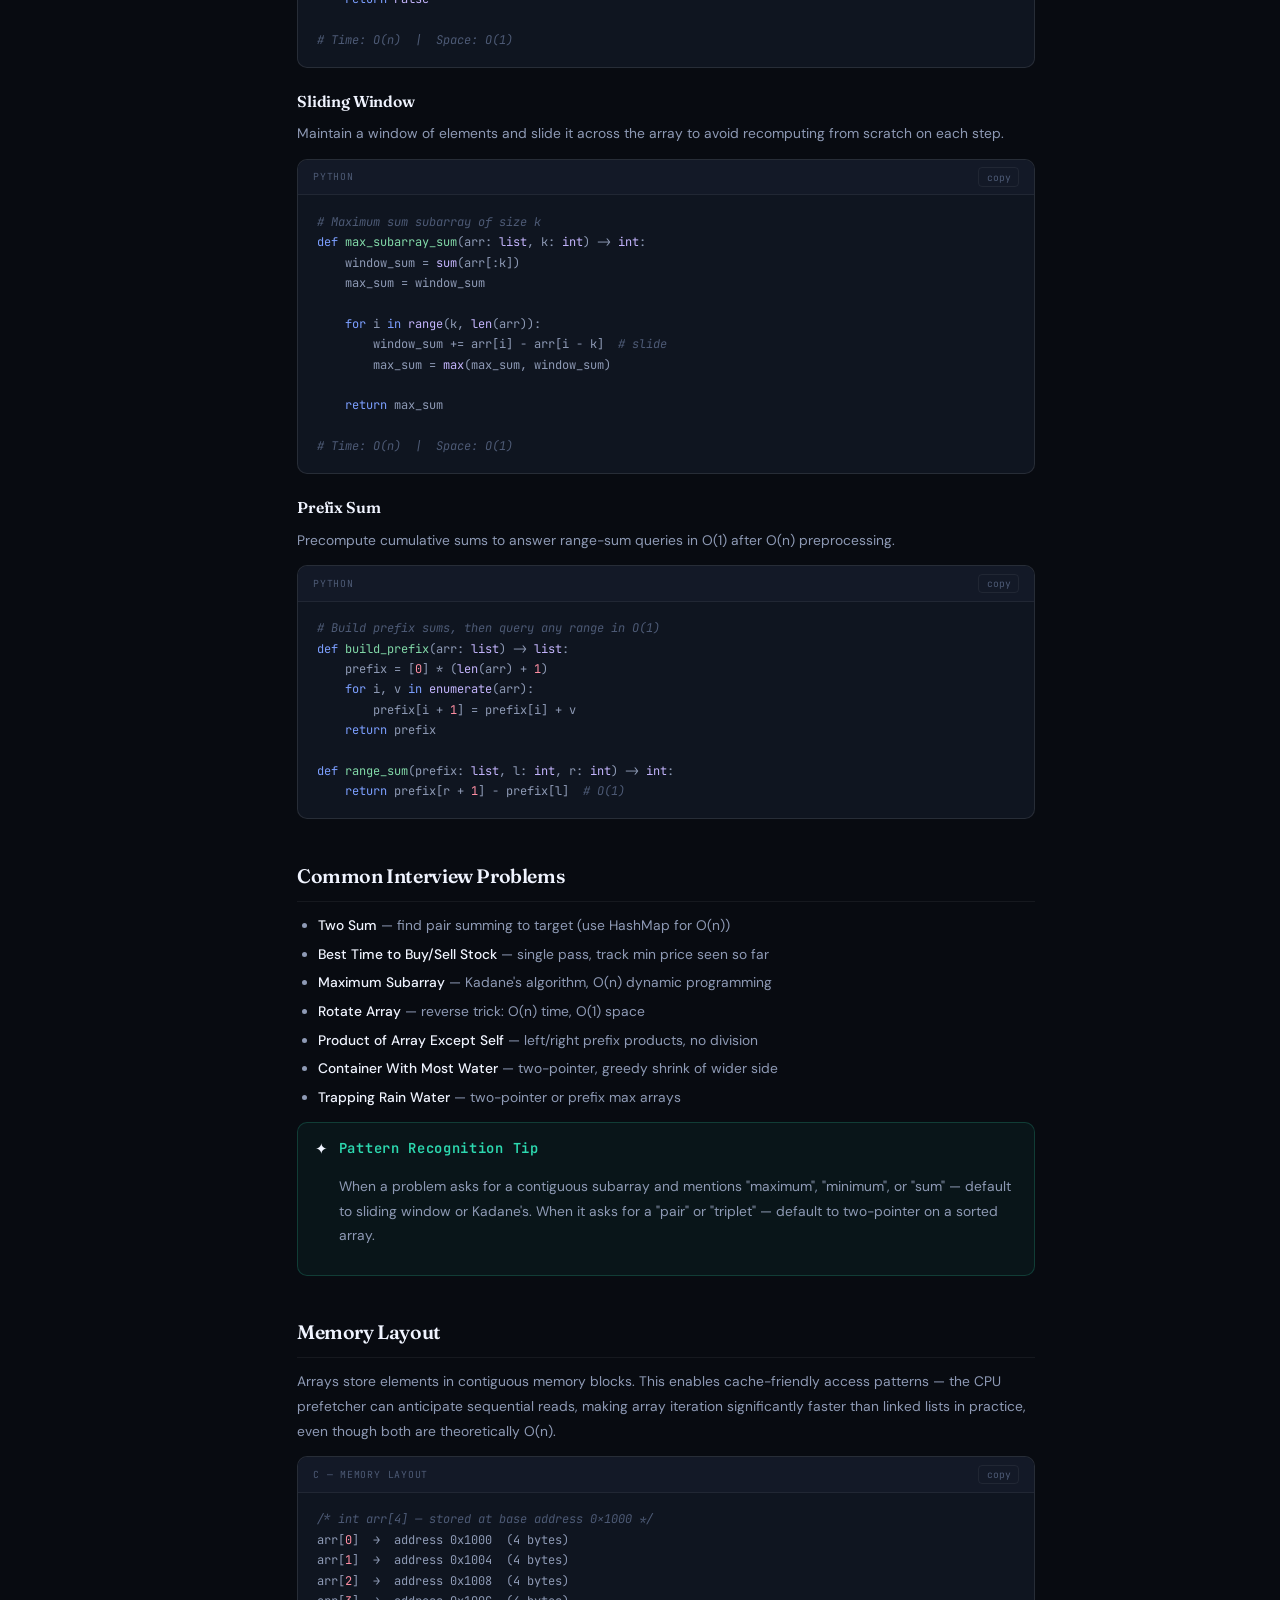
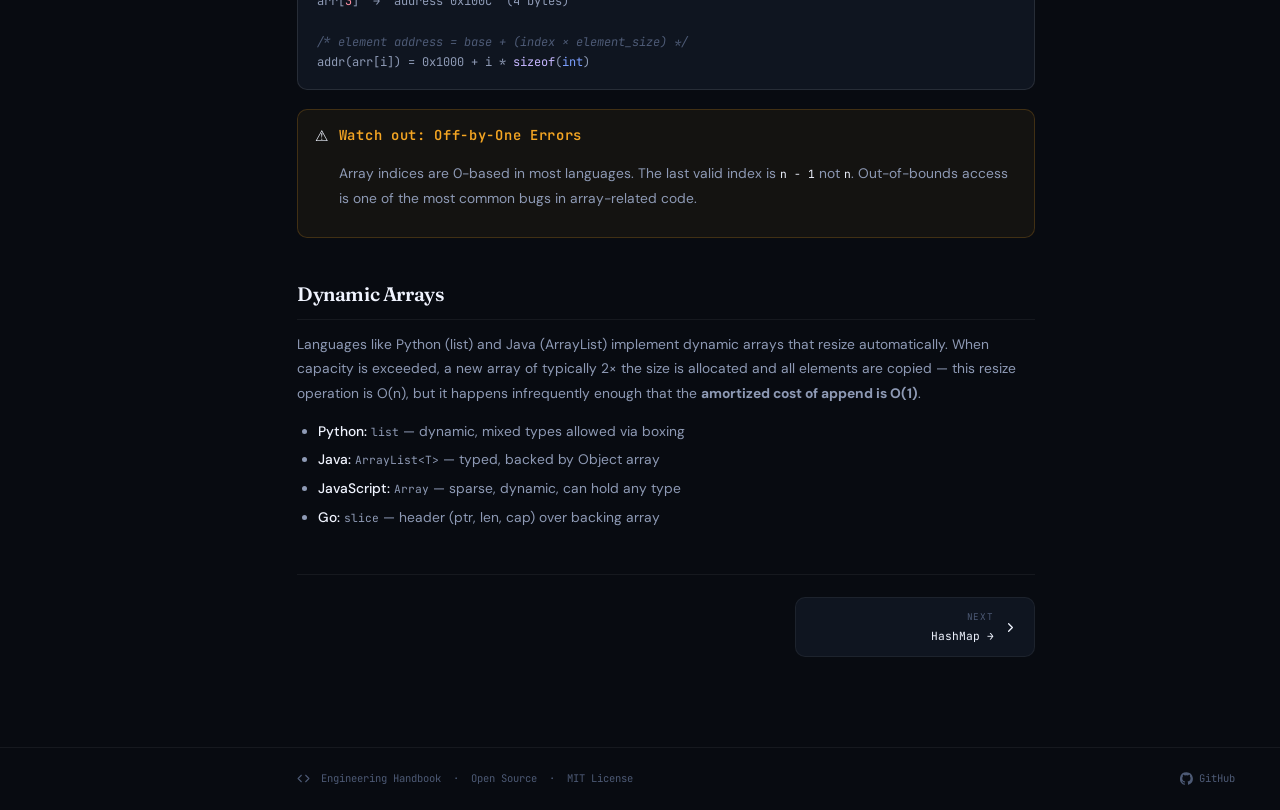
<file: pages/arrays.html>
<!DOCTYPE html>
<html lang="en">
<head>
  <meta charset="UTF-8" />
  <meta name="viewport" content="width=device-width, initial-scale=1.0" />
  <title>Arrays — Engineering Handbook</title>
  <link rel="preconnect" href="https://fonts.googleapis.com" />
  <link rel="preconnect" href="https://fonts.gstatic.com" crossorigin />
  <link href="https://fonts.googleapis.com/css2?family=JetBrains+Mono:wght@400;500;600&family=Fraunces:opsz,wght@9..144,300;9..144,600;9..144,700&family=DM+Sans:wght@400;500&display=swap" rel="stylesheet" />
  <link rel="stylesheet" href="../assets/css/style.css" />
</head>
<body>

<!-- ══ NAV ══ -->
<nav class="topnav">
  <a href="../index.html" class="nav-brand">
    <div class="brand-mark">
      <svg width="16" height="16" viewBox="0 0 24 24" fill="none" stroke="white" stroke-width="2.2" stroke-linecap="round" stroke-linejoin="round">
        <polyline points="16 18 22 12 16 6"/><polyline points="8 6 2 12 8 18"/>
      </svg>
    </div>
    <span class="brand-name">Engineering Handbook</span>
    <div class="nav-sep"></div>
    <span class="nav-tag">docs</span>
  </a>

  <div class="nav-search">
    <svg width="13" height="13" viewBox="0 0 24 24" fill="none" stroke="currentColor" stroke-width="2" stroke-linecap="round" stroke-linejoin="round" style="color:var(--text-3);flex-shrink:0">
      <circle cx="11" cy="11" r="8"/><line x1="21" y1="21" x2="16.65" y2="16.65"/>
    </svg>
    <input id="search-input" type="text" placeholder="Search topics..." autocomplete="off" />
    <span class="kbd" id="search-kbd">⌘K</span>
    <div class="search-results" id="search-results"></div>
  </div>

  <div class="nav-right">
    <a class="nav-link" href="../index.html">
      <svg width="13" height="13" viewBox="0 0 24 24" fill="none" stroke="currentColor" stroke-width="2" stroke-linecap="round" stroke-linejoin="round"><path d="M2 3h6a4 4 0 0 1 4 4v14a3 3 0 0 0-3-3H2z"/><path d="M22 3h-6a4 4 0 0 0-4 4v14a3 3 0 0 1 3-3h7z"/></svg>
      Roadmap
    </a>
    <a class="nav-gh" href="https://github.com" target="_blank">
      <svg width="13" height="13" viewBox="0 0 24 24" fill="currentColor"><path d="M12 .3a12 12 0 0 0-3.8 23.4c.6.1.8-.3.8-.6v-2c-3.3.7-4-1.6-4-1.6-.6-1.4-1.4-1.8-1.4-1.8-1-.7.1-.7.1-.7 1.2.1 1.8 1.2 1.8 1.2 1 1.8 2.8 1.3 3.5 1 .1-.8.4-1.3.7-1.6-2.7-.3-5.5-1.3-5.5-5.9 0-1.3.5-2.3 1.2-3.2-.1-.3-.5-1.5.1-3.2 0 0 1-.3 3.3 1.2a11.5 11.5 0 0 1 6 0c2.3-1.5 3.3-1.2 3.3-1.2.6 1.7.2 2.9.1 3.2.8.9 1.2 2 1.2 3.2 0 4.6-2.8 5.6-5.5 5.9.4.4.8 1.1.8 2.2v3.3c0 .3.2.7.8.6A12 12 0 0 0 12 .3"/></svg>
      GitHub
    </a>
  </div>
</nav>

<div class="shell">

  <!-- ══ SIDEBAR ══ -->
  <aside class="sidebar">
    <div class="sidebar-section">
      <p class="sidebar-label">Overview</p>
      <a class="sidebar-item" href="../index.html">
        <svg width="13" height="13" viewBox="0 0 24 24" fill="none" stroke="currentColor" stroke-width="2" stroke-linecap="round" stroke-linejoin="round"><rect x="3" y="3" width="7" height="7"/><rect x="14" y="3" width="7" height="7"/><rect x="14" y="14" width="7" height="7"/><rect x="3" y="14" width="7" height="7"/></svg>
        Homepage
      </a>
    </div>
    <div class="sidebar-section">
      <p class="sidebar-label">Phase 01 — Fundamentals</p>
      <a class="sidebar-item active" href="./arrays.html"><div class="sidebar-dot" style="background:var(--blue)"></div>Arrays</a>
      <a class="sidebar-item" href="./hashmap.html"><div class="sidebar-dot" style="background:var(--blue)"></div>HashMap</a>
      <a class="sidebar-item" href="./linkedlist.html"><div class="sidebar-dot" style="background:var(--blue)"></div>Linked List</a>
      <a class="sidebar-item" href="./stack.html"><div class="sidebar-dot" style="background:var(--blue)"></div>Stack</a>
      <a class="sidebar-item" href="./queue.html"><div class="sidebar-dot" style="background:var(--blue)"></div>Queue</a>
      <a class="sidebar-item" href="./trees.html"><div class="sidebar-dot" style="background:var(--blue)"></div>Trees</a>
      <a class="sidebar-item" href="./graphs.html"><div class="sidebar-dot" style="background:var(--blue)"></div>Graphs</a>
    </div>
    <div class="sidebar-section">
      <p class="sidebar-label">Phase 02 — CS Core</p>
      <a class="sidebar-item" href="./operating-systems.html"><div class="sidebar-dot" style="background:var(--purple)"></div>Operating Systems</a>
      <a class="sidebar-item" href="./networking.html"><div class="sidebar-dot" style="background:var(--purple)"></div>Networking</a>
      <a class="sidebar-item" href="./databases.html"><div class="sidebar-dot" style="background:var(--purple)"></div>Databases</a>
    </div>
    <div class="sidebar-section">
      <p class="sidebar-label">Phase 03 — Backend</p>
      <a class="sidebar-item" href="./rest-api.html"><div class="sidebar-dot" style="background:var(--teal)"></div>REST API Design</a>
      <a class="sidebar-item" href="./authentication.html"><div class="sidebar-dot" style="background:var(--teal)"></div>Authentication</a>
      <a class="sidebar-item" href="./authorization.html"><div class="sidebar-dot" style="background:var(--teal)"></div>Authorization</a>
      <a class="sidebar-item" href="./api-security.html"><div class="sidebar-dot" style="background:var(--teal)"></div>API Security</a>
    </div>
    <div class="sidebar-section">
      <p class="sidebar-label">Phase 04 — Advanced</p>
      <a class="sidebar-item" href="./caching.html"><div class="sidebar-dot" style="background:var(--amber)"></div>Caching</a>
      <a class="sidebar-item" href="./message-queues.html"><div class="sidebar-dot" style="background:var(--amber)"></div>Message Queues</a>
      <a class="sidebar-item" href="./event-driven.html"><div class="sidebar-dot" style="background:var(--amber)"></div>Event Driven Systems</a>
      <a class="sidebar-item" href="./file-storage.html"><div class="sidebar-dot" style="background:var(--amber)"></div>File Storage</a>
    </div>
    <div class="sidebar-section">
      <p class="sidebar-label">Phase 05 — System Design</p>
      <a class="sidebar-item" href="./scalability.html"><div class="sidebar-dot" style="background:var(--sky)"></div>Scalability</a>
      <a class="sidebar-item" href="./load-balancing.html"><div class="sidebar-dot" style="background:var(--sky)"></div>Load Balancing</a>
      <a class="sidebar-item" href="./sharding.html"><div class="sidebar-dot" style="background:var(--sky)"></div>Sharding</a>
      <a class="sidebar-item" href="./distributed-systems.html"><div class="sidebar-dot" style="background:var(--sky)"></div>Distributed Systems</a>
    </div>
    <div class="sidebar-section">
      <p class="sidebar-label">Phase 06 — Infrastructure</p>
      <a class="sidebar-item" href="./docker.html"><div class="sidebar-dot" style="background:var(--rose)"></div>Docker</a>
      <a class="sidebar-item" href="./cicd.html"><div class="sidebar-dot" style="background:var(--rose)"></div>CI/CD</a>
      <a class="sidebar-item" href="./cloud-basics.html"><div class="sidebar-dot" style="background:var(--rose)"></div>Cloud Basics</a>
      <a class="sidebar-item" href="./monitoring.html"><div class="sidebar-dot" style="background:var(--rose)"></div>Monitoring</a>
    </div>
  </aside>

  <!-- ══ MAIN ══ -->
  <main class="main-content">

    <div class="doc-header">
      <div class="doc-breadcrumb">
        <a href="../index.html">engineering-handbook</a>
        <span class="sep"> / </span>
        <a href="../index.html#phase-1">fundamentals</a>
        <span class="sep"> / </span>
        <span class="current">arrays</span>
      </div>

      <div class="doc-phase-tag" style="background:rgba(77,145,255,.08);border:1px solid rgba(77,145,255,.2);color:var(--blue)">
        <svg width="11" height="11" viewBox="0 0 24 24" fill="none" stroke="currentColor" stroke-width="2" stroke-linecap="round" stroke-linejoin="round"><polyline points="22 12 18 12 15 21 9 3 6 12 2 12"/></svg>
        Phase 01 · Fundamentals
      </div>

      <h1 class="doc-title">Arrays</h1>
      <p class="doc-subtitle">The most fundamental data structure in computer science — a contiguous block of memory storing elements of the same type, accessible via index in O(1) time.</p>

      <div class="doc-meta">
        <div class="doc-meta-item">
          <svg width="12" height="12" viewBox="0 0 24 24" fill="none" stroke="currentColor" stroke-width="2" stroke-linecap="round" stroke-linejoin="round"><circle cx="12" cy="12" r="10"/><polyline points="12 6 12 12 16 14"/></svg>
          <strong>~15 min</strong> read
        </div>
        <div class="doc-meta-sep"></div>
        <div class="doc-meta-item">
          <svg width="12" height="12" viewBox="0 0 24 24" fill="none" stroke="currentColor" stroke-width="2" stroke-linecap="round" stroke-linejoin="round"><path d="M2 3h6a4 4 0 0 1 4 4v14a3 3 0 0 0-3-3H2z"/><path d="M22 3h-6a4 4 0 0 0-4 4v14a3 3 0 0 1 3-3h7z"/></svg>
          Beginner
        </div>
        <div class="doc-meta-sep"></div>
        <div class="doc-meta-item">
          <svg width="12" height="12" viewBox="0 0 24 24" fill="none" stroke="currentColor" stroke-width="2" stroke-linecap="round" stroke-linejoin="round"><polyline points="16 18 22 12 16 6"/><polyline points="8 6 2 12 8 18"/></svg>
          Python · JavaScript · Java
        </div>
      </div>
    </div>

    <div class="doc-body">

      <!-- Overview -->
      <div class="doc-section" id="overview">
        <h2>Overview</h2>
        <p>An array is a collection of items stored at contiguous memory locations. The idea is to store multiple items of the same type together, making it easy to calculate the position of each element by simply adding an offset to a base value (the memory address of the first element).</p>
        <p>Arrays are used extensively in algorithm problems and system design. Understanding their performance characteristics is essential for writing efficient code.</p>

        <div class="callout callout-info">
          <span class="callout-icon">💡</span>
          <div class="callout-body">
            <p class="callout-title">Interview Insight</p>
            <p class="callout-text">Arrays appear in roughly 40% of coding interview questions. Master two-pointer, sliding window, and prefix sum patterns before your interviews.</p>
          </div>
        </div>
      </div>

      <!-- Time Complexity -->
      <div class="doc-section" id="complexity">
        <h2>Time Complexity</h2>
        <table class="complexity-table">
          <thead>
            <tr><th>Operation</th><th>Average</th><th>Worst</th><th>Notes</th></tr>
          </thead>
          <tbody>
            <tr><td>Access</td><td class="tc-green">O(1)</td><td class="tc-green">O(1)</td><td>Direct index lookup</td></tr>
            <tr><td>Search</td><td class="tc-amber">O(n)</td><td class="tc-amber">O(n)</td><td>Linear scan required</td></tr>
            <tr><td>Insert (end)</td><td class="tc-green">O(1)</td><td class="tc-amber">O(n)</td><td>Amortized — resize on overflow</td></tr>
            <tr><td>Insert (middle)</td><td class="tc-amber">O(n)</td><td class="tc-amber">O(n)</td><td>Elements must shift right</td></tr>
            <tr><td>Delete (end)</td><td class="tc-green">O(1)</td><td class="tc-green">O(1)</td><td>Just decrement size</td></tr>
            <tr><td>Delete (middle)</td><td class="tc-amber">O(n)</td><td class="tc-amber">O(n)</td><td>Elements must shift left</td></tr>
          </tbody>
        </table>
        <p><strong>Space complexity:</strong> <span style="color:var(--teal);font-family:var(--mono)">O(n)</span> — proportional to the number of elements stored.</p>
      </div>

      <!-- Core Patterns -->
      <div class="doc-section" id="patterns">
        <h2>Core Patterns</h2>

        <h3>Two Pointer</h3>
        <p>Use two pointers moving toward each other (or in the same direction) to reduce O(n²) solutions to O(n).</p>

        <div class="code-block">
          <div class="code-block-header">
            <span class="code-lang">Python</span>
            <button class="code-copy">copy</button>
          </div>
          <pre><span class="cm"># Check if array has a pair summing to target</span>
<span class="kw">def</span> <span class="fn">two_sum_sorted</span>(arr: <span class="tp">list</span>, target: <span class="tp">int</span>) -> <span class="tp">bool</span>:
    left, right = <span class="num">0</span>, <span class="tp">len</span>(arr) - <span class="num">1</span>

    <span class="kw">while</span> left < right:
        current = arr[left] + arr[right]
        <span class="kw">if</span> current == target:
            <span class="kw">return</span> <span class="tp">True</span>
        <span class="kw">elif</span> current < target:
            left += <span class="num">1</span>   <span class="cm"># need bigger sum</span>
        <span class="kw">else</span>:
            right -= <span class="num">1</span>  <span class="cm"># need smaller sum</span>

    <span class="kw">return</span> <span class="tp">False</span>

<span class="cm"># Time: O(n)  |  Space: O(1)</span></pre>
        </div>

        <h3>Sliding Window</h3>
        <p>Maintain a window of elements and slide it across the array to avoid recomputing from scratch on each step.</p>

        <div class="code-block">
          <div class="code-block-header">
            <span class="code-lang">Python</span>
            <button class="code-copy">copy</button>
          </div>
          <pre><span class="cm"># Maximum sum subarray of size k</span>
<span class="kw">def</span> <span class="fn">max_subarray_sum</span>(arr: <span class="tp">list</span>, k: <span class="tp">int</span>) -> <span class="tp">int</span>:
    window_sum = <span class="tp">sum</span>(arr[:k])
    max_sum = window_sum

    <span class="kw">for</span> i <span class="kw">in</span> <span class="tp">range</span>(k, <span class="tp">len</span>(arr)):
        window_sum += arr[i] - arr[i - k]  <span class="cm"># slide</span>
        max_sum = <span class="tp">max</span>(max_sum, window_sum)

    <span class="kw">return</span> max_sum

<span class="cm"># Time: O(n)  |  Space: O(1)</span></pre>
        </div>

        <h3>Prefix Sum</h3>
        <p>Precompute cumulative sums to answer range-sum queries in O(1) after O(n) preprocessing.</p>

        <div class="code-block">
          <div class="code-block-header">
            <span class="code-lang">Python</span>
            <button class="code-copy">copy</button>
          </div>
          <pre><span class="cm"># Build prefix sums, then query any range in O(1)</span>
<span class="kw">def</span> <span class="fn">build_prefix</span>(arr: <span class="tp">list</span>) -> <span class="tp">list</span>:
    prefix = [<span class="num">0</span>] * (<span class="tp">len</span>(arr) + <span class="num">1</span>)
    <span class="kw">for</span> i, v <span class="kw">in</span> <span class="tp">enumerate</span>(arr):
        prefix[i + <span class="num">1</span>] = prefix[i] + v
    <span class="kw">return</span> prefix

<span class="kw">def</span> <span class="fn">range_sum</span>(prefix: <span class="tp">list</span>, l: <span class="tp">int</span>, r: <span class="tp">int</span>) -> <span class="tp">int</span>:
    <span class="kw">return</span> prefix[r + <span class="num">1</span>] - prefix[l]  <span class="cm"># O(1)</span></pre>
        </div>
      </div>

      <!-- Common Interview Problems -->
      <div class="doc-section" id="problems">
        <h2>Common Interview Problems</h2>
        <ul>
          <li><strong>Two Sum</strong> — find pair summing to target (use HashMap for O(n))</li>
          <li><strong>Best Time to Buy/Sell Stock</strong> — single pass, track min price seen so far</li>
          <li><strong>Maximum Subarray</strong> — Kadane's algorithm, O(n) dynamic programming</li>
          <li><strong>Rotate Array</strong> — reverse trick: O(n) time, O(1) space</li>
          <li><strong>Product of Array Except Self</strong> — left/right prefix products, no division</li>
          <li><strong>Container With Most Water</strong> — two-pointer, greedy shrink of wider side</li>
          <li><strong>Trapping Rain Water</strong> — two-pointer or prefix max arrays</li>
        </ul>

        <div class="callout callout-tip">
          <span class="callout-icon">✦</span>
          <div class="callout-body">
            <p class="callout-title">Pattern Recognition Tip</p>
            <p class="callout-text">When a problem asks for a contiguous subarray and mentions "maximum", "minimum", or "sum" — default to sliding window or Kadane's. When it asks for a "pair" or "triplet" — default to two-pointer on a sorted array.</p>
          </div>
        </div>
      </div>

      <!-- Memory Layout -->
      <div class="doc-section" id="memory">
        <h2>Memory Layout</h2>
        <p>Arrays store elements in contiguous memory blocks. This enables cache-friendly access patterns — the CPU prefetcher can anticipate sequential reads, making array iteration significantly faster than linked lists in practice, even though both are theoretically O(n).</p>

        <div class="code-block">
          <div class="code-block-header">
            <span class="code-lang">C — Memory layout</span>
            <button class="code-copy">copy</button>
          </div>
          <pre><span class="cm">/* int arr[4] — stored at base address 0x1000 */</span>
arr[<span class="num">0</span>]  →  address 0x1000  (4 bytes)
arr[<span class="num">1</span>]  →  address 0x1004  (4 bytes)
arr[<span class="num">2</span>]  →  address 0x1008  (4 bytes)
arr[<span class="num">3</span>]  →  address 0x100C  (4 bytes)

<span class="cm">/* element address = base + (index × element_size) */</span>
addr(arr[i]) = 0x1000 + i * <span class="tp">sizeof</span>(<span class="kw">int</span>)</pre>
        </div>

        <div class="callout callout-warn">
          <span class="callout-icon">⚠</span>
          <div class="callout-body">
            <p class="callout-title">Watch out: Off-by-One Errors</p>
            <p class="callout-text">Array indices are 0-based in most languages. The last valid index is <code style="font-family:var(--mono);font-size:.82em;color:var(--text-1)">n - 1</code> not <code style="font-family:var(--mono);font-size:.82em;color:var(--text-1)">n</code>. Out-of-bounds access is one of the most common bugs in array-related code.</p>
          </div>
        </div>
      </div>

      <!-- Dynamic Arrays -->
      <div class="doc-section" id="dynamic">
        <h2>Dynamic Arrays</h2>
        <p>Languages like Python (list) and Java (ArrayList) implement dynamic arrays that resize automatically. When capacity is exceeded, a new array of typically 2× the size is allocated and all elements are copied — this resize operation is O(n), but it happens infrequently enough that the <strong>amortized cost of append is O(1)</strong>.</p>
        <ul>
          <li><strong>Python:</strong> <code style="font-family:var(--mono);font-size:.82em">list</code> — dynamic, mixed types allowed via boxing</li>
          <li><strong>Java:</strong> <code style="font-family:var(--mono);font-size:.82em">ArrayList&lt;T&gt;</code> — typed, backed by Object array</li>
          <li><strong>JavaScript:</strong> <code style="font-family:var(--mono);font-size:.82em">Array</code> — sparse, dynamic, can hold any type</li>
          <li><strong>Go:</strong> <code style="font-family:var(--mono);font-size:.82em">slice</code> — header (ptr, len, cap) over backing array</li>
        </ul>
      </div>

      <!-- Prev / Next navigation -->
      <div class="doc-nav">
        <div></div>
        <a class="doc-nav-btn next" href="./hashmap.html">
          <div>
            <p class="doc-nav-label">Next</p>
            <p class="doc-nav-title">HashMap →</p>
          </div>
          <svg width="15" height="15" viewBox="0 0 24 24" fill="none" stroke="currentColor" stroke-width="2" stroke-linecap="round" stroke-linejoin="round"><polyline points="9 18 15 12 9 6"/></svg>
        </a>
      </div>

    </div><!-- /doc-body -->

  </main>

  <!-- RIGHT RAIL -->
  <aside class="toc-rail">
    <p class="toc-label">On this page</p>
    <a class="toc-item" href="#overview"><div class="toc-phase-dot" style="background:var(--blue)"></div>Overview</a>
    <a class="toc-item" href="#complexity"><div class="toc-phase-dot" style="background:var(--blue)"></div>Time Complexity</a>
    <a class="toc-item" href="#patterns"><div class="toc-phase-dot" style="background:var(--blue)"></div>Core Patterns</a>
    <a class="toc-item" href="#problems"><div class="toc-phase-dot" style="background:var(--blue)"></div>Interview Problems</a>
    <a class="toc-item" href="#memory"><div class="toc-phase-dot" style="background:var(--blue)"></div>Memory Layout</a>
    <a class="toc-item" href="#dynamic"><div class="toc-phase-dot" style="background:var(--blue)"></div>Dynamic Arrays</a>
    <div class="toc-divider"></div>
    <a class="toc-item" href="https://github.com" target="_blank">
      <svg width="12" height="12" viewBox="0 0 24 24" fill="currentColor" style="color:var(--text-3)"><path d="M12 .3a12 12 0 0 0-3.8 23.4c.6.1.8-.3.8-.6v-2c-3.3.7-4-1.6-4-1.6-.6-1.4-1.4-1.8-1.4-1.8-1-.7.1-.7.1-.7 1.2.1 1.8 1.2 1.8 1.2 1 1.8 2.8 1.3 3.5 1 .1-.8.4-1.3.7-1.6-2.7-.3-5.5-1.3-5.5-5.9 0-1.3.5-2.3 1.2-3.2-.1-.3-.5-1.5.1-3.2 0 0 1-.3 3.3 1.2a11.5 11.5 0 0 1 6 0c2.3-1.5 3.3-1.2 3.3-1.2.6 1.7.2 2.9.1 3.2.8.9 1.2 2 1.2 3.2 0 4.6-2.8 5.6-5.5 5.9.4.4.8 1.1.8 2.2v3.3c0 .3.2.7.8.6A12 12 0 0 0 12 .3"/></svg>
      Contribute
    </a>
  </aside>

</div>

<footer>
  <div class="footer-l">
    <svg width="13" height="13" viewBox="0 0 24 24" fill="none" stroke="currentColor" stroke-width="2" stroke-linecap="round" stroke-linejoin="round"><polyline points="16 18 22 12 16 6"/><polyline points="8 6 2 12 8 18"/></svg>
    Engineering Handbook &nbsp;·&nbsp; Open Source &nbsp;·&nbsp; MIT License
  </div>
  <div class="footer-r">
    <a href="https://github.com" target="_blank">
      <svg width="13" height="13" viewBox="0 0 24 24" fill="currentColor"><path d="M12 .3a12 12 0 0 0-3.8 23.4c.6.1.8-.3.8-.6v-2c-3.3.7-4-1.6-4-1.6-.6-1.4-1.4-1.8-1.4-1.8-1-.7.1-.7.1-.7 1.2.1 1.8 1.2 1.8 1.2 1 1.8 2.8 1.3 3.5 1 .1-.8.4-1.3.7-1.6-2.7-.3-5.5-1.3-5.5-5.9 0-1.3.5-2.3 1.2-3.2-.1-.3-.5-1.5.1-3.2 0 0 1-.3 3.3 1.2a11.5 11.5 0 0 1 6 0c2.3-1.5 3.3-1.2 3.3-1.2.6 1.7.2 2.9.1 3.2.8.9 1.2 2 1.2 3.2 0 4.6-2.8 5.6-5.5 5.9.4.4.8 1.1.8 2.2v3.3c0 .3.2.7.8.6A12 12 0 0 0 12 .3"/></svg>
      GitHub
    </a>
  </div>
</footer>

<script src="../assets/js/search.js"></script>
</body>
</html>
</file>
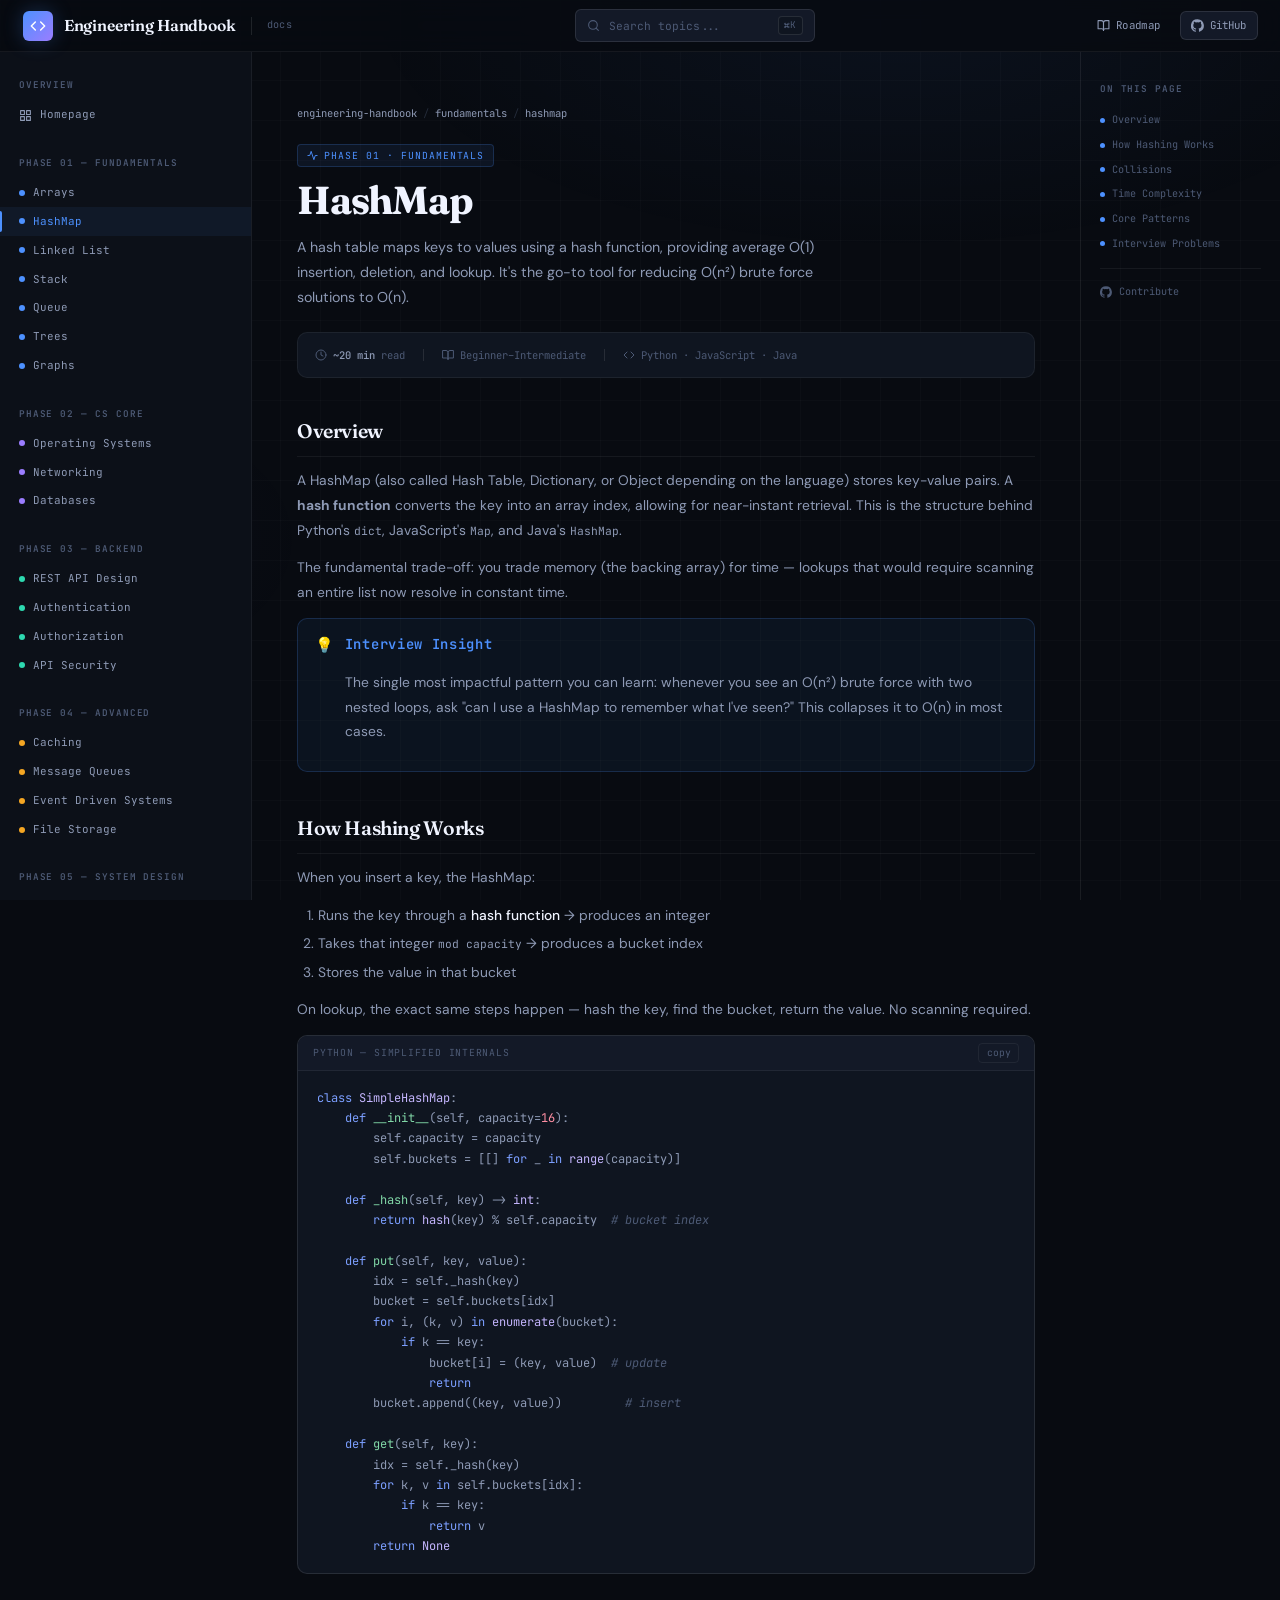
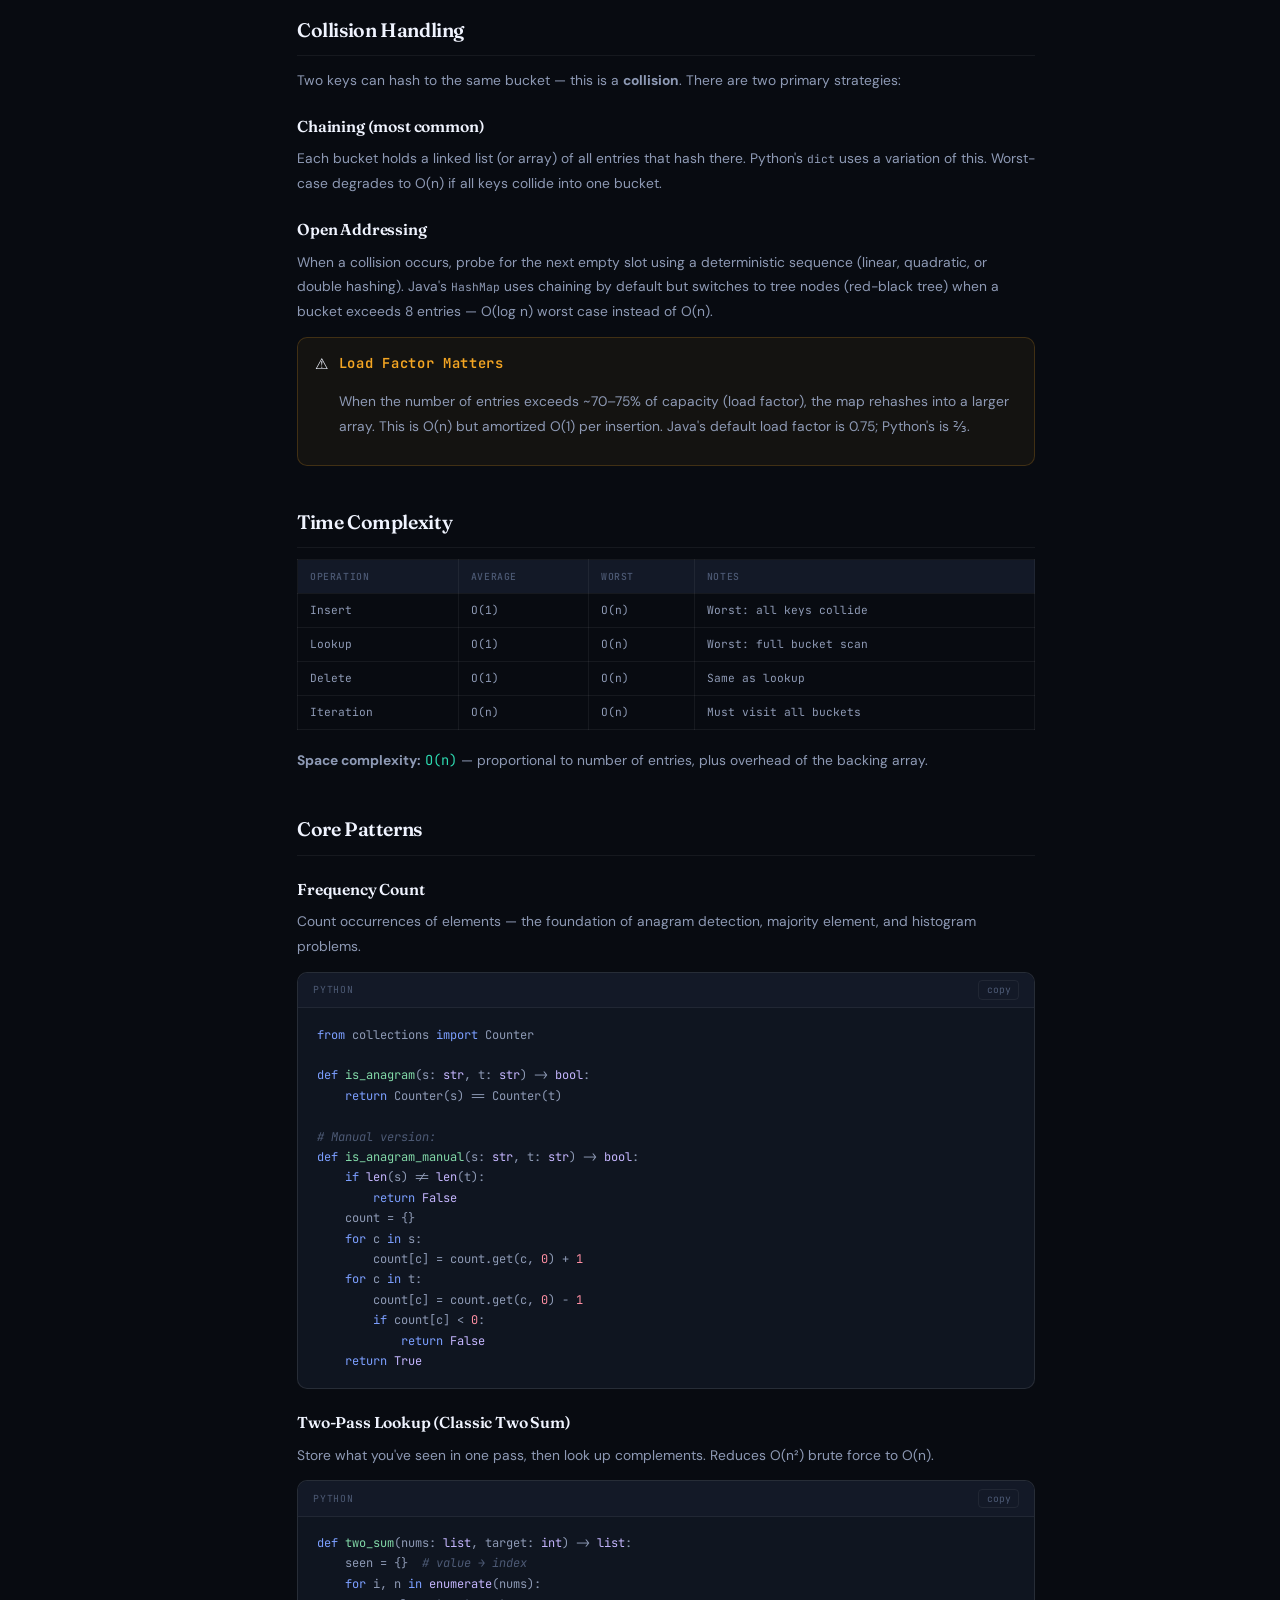
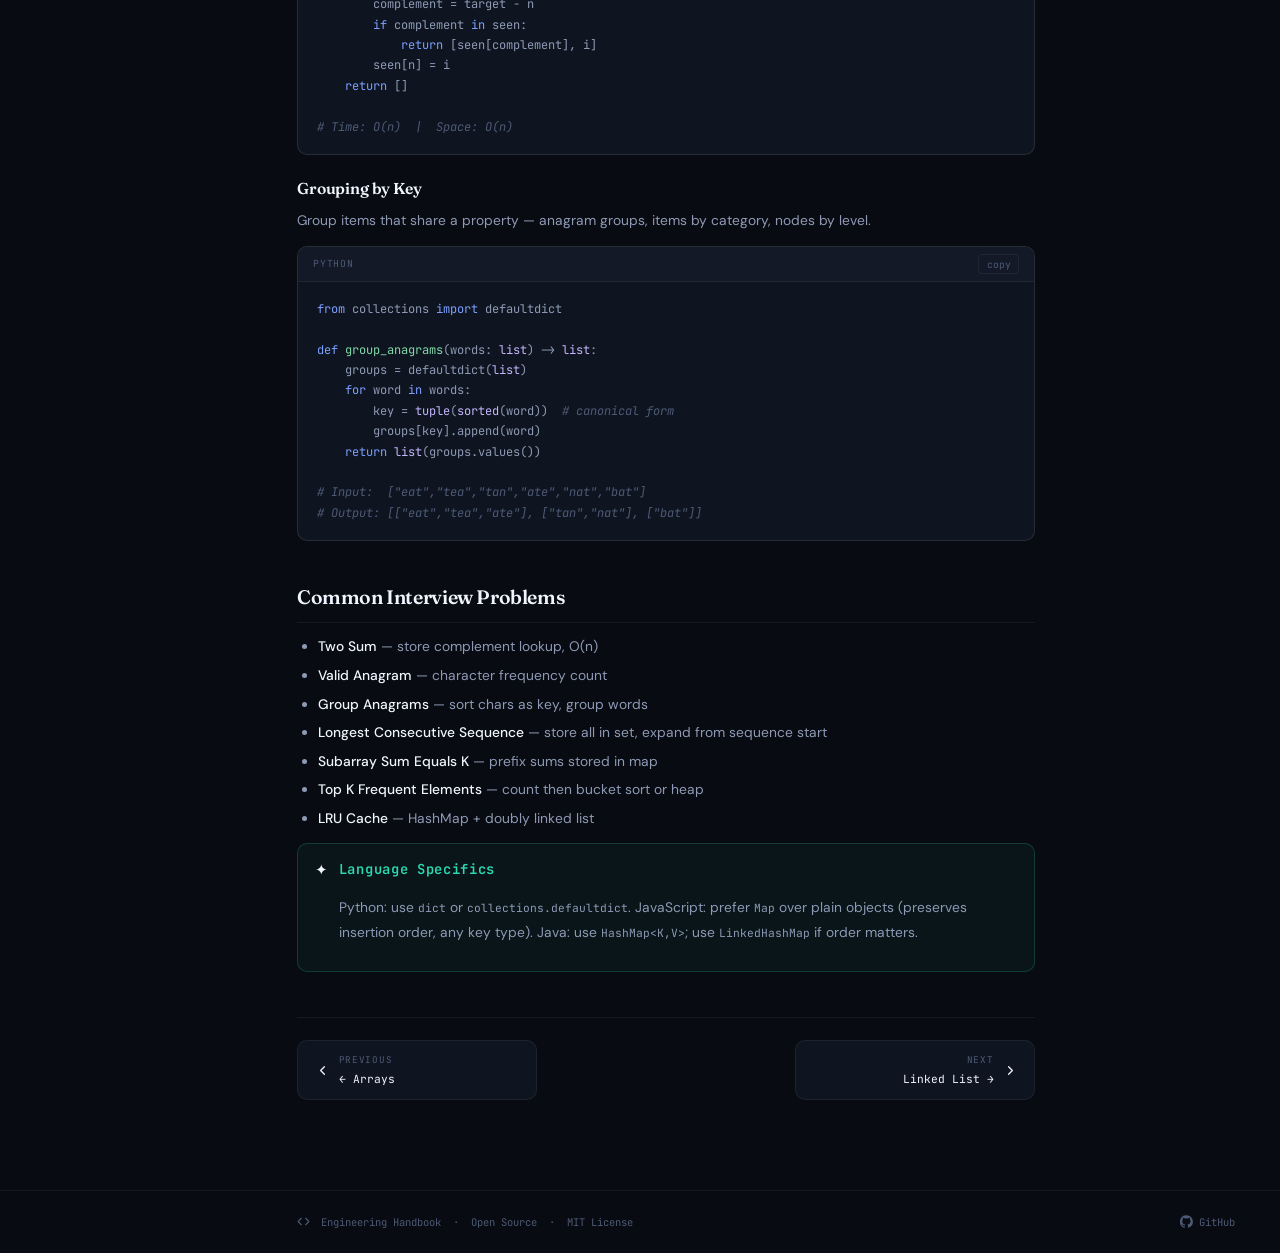
<file: pages/hashmap.html>
<!DOCTYPE html>
<html lang="en">
<head>
  <meta charset="UTF-8" />
  <meta name="viewport" content="width=device-width, initial-scale=1.0" />
  <title>HashMap — Engineering Handbook</title>
  <link rel="preconnect" href="https://fonts.googleapis.com" />
  <link rel="preconnect" href="https://fonts.gstatic.com" crossorigin />
  <link href="https://fonts.googleapis.com/css2?family=JetBrains+Mono:wght@400;500;600&family=Fraunces:opsz,wght@9..144,300;9..144,600;9..144,700&family=DM+Sans:wght@400;500&display=swap" rel="stylesheet" />
  <link rel="stylesheet" href="../assets/css/style.css" />
</head>
<body>

<!-- ══ NAV ══ -->
<nav class="topnav">
  <a href="../index.html" class="nav-brand">
    <div class="brand-mark">
      <svg width="16" height="16" viewBox="0 0 24 24" fill="none" stroke="white" stroke-width="2.2" stroke-linecap="round" stroke-linejoin="round">
        <polyline points="16 18 22 12 16 6"/><polyline points="8 6 2 12 8 18"/>
      </svg>
    </div>
    <span class="brand-name">Engineering Handbook</span>
    <div class="nav-sep"></div>
    <span class="nav-tag">docs</span>
  </a>

  <div class="nav-search">
    <svg width="13" height="13" viewBox="0 0 24 24" fill="none" stroke="currentColor" stroke-width="2" stroke-linecap="round" stroke-linejoin="round" style="color:var(--text-3);flex-shrink:0">
      <circle cx="11" cy="11" r="8"/><line x1="21" y1="21" x2="16.65" y2="16.65"/>
    </svg>
    <input id="search-input" type="text" placeholder="Search topics..." autocomplete="off" />
    <span class="kbd" id="search-kbd">⌘K</span>
    <div class="search-results" id="search-results"></div>
  </div>

  <div class="nav-right">
    <a class="nav-link" href="../index.html">
      <svg width="13" height="13" viewBox="0 0 24 24" fill="none" stroke="currentColor" stroke-width="2" stroke-linecap="round" stroke-linejoin="round"><path d="M2 3h6a4 4 0 0 1 4 4v14a3 3 0 0 0-3-3H2z"/><path d="M22 3h-6a4 4 0 0 0-4 4v14a3 3 0 0 1 3-3h7z"/></svg>
      Roadmap
    </a>
    <a class="nav-gh" href="https://github.com" target="_blank">
      <svg width="13" height="13" viewBox="0 0 24 24" fill="currentColor"><path d="M12 .3a12 12 0 0 0-3.8 23.4c.6.1.8-.3.8-.6v-2c-3.3.7-4-1.6-4-1.6-.6-1.4-1.4-1.8-1.4-1.8-1-.7.1-.7.1-.7 1.2.1 1.8 1.2 1.8 1.2 1 1.8 2.8 1.3 3.5 1 .1-.8.4-1.3.7-1.6-2.7-.3-5.5-1.3-5.5-5.9 0-1.3.5-2.3 1.2-3.2-.1-.3-.5-1.5.1-3.2 0 0 1-.3 3.3 1.2a11.5 11.5 0 0 1 6 0c2.3-1.5 3.3-1.2 3.3-1.2.6 1.7.2 2.9.1 3.2.8.9 1.2 2 1.2 3.2 0 4.6-2.8 5.6-5.5 5.9.4.4.8 1.1.8 2.2v3.3c0 .3.2.7.8.6A12 12 0 0 0 12 .3"/></svg>
      GitHub
    </a>
  </div>
</nav>

<div class="shell">

  <!-- ══ SIDEBAR ══ -->
  <aside class="sidebar">
    <div class="sidebar-section">
      <p class="sidebar-label">Overview</p>
      <a class="sidebar-item" href="../index.html">
        <svg width="13" height="13" viewBox="0 0 24 24" fill="none" stroke="currentColor" stroke-width="2" stroke-linecap="round" stroke-linejoin="round"><rect x="3" y="3" width="7" height="7"/><rect x="14" y="3" width="7" height="7"/><rect x="14" y="14" width="7" height="7"/><rect x="3" y="14" width="7" height="7"/></svg>
        Homepage
      </a>
    </div>
    <div class="sidebar-section">
      <p class="sidebar-label">Phase 01 — Fundamentals</p>
      <a class="sidebar-item" href="./arrays.html"><div class="sidebar-dot" style="background:var(--blue)"></div>Arrays</a>
      <a class="sidebar-item active" href="./hashmap.html"><div class="sidebar-dot" style="background:var(--blue)"></div>HashMap</a>
      <a class="sidebar-item" href="./linkedlist.html"><div class="sidebar-dot" style="background:var(--blue)"></div>Linked List</a>
      <a class="sidebar-item" href="./stack.html"><div class="sidebar-dot" style="background:var(--blue)"></div>Stack</a>
      <a class="sidebar-item" href="./queue.html"><div class="sidebar-dot" style="background:var(--blue)"></div>Queue</a>
      <a class="sidebar-item" href="./trees.html"><div class="sidebar-dot" style="background:var(--blue)"></div>Trees</a>
      <a class="sidebar-item" href="./graphs.html"><div class="sidebar-dot" style="background:var(--blue)"></div>Graphs</a>
    </div>
    <div class="sidebar-section">
      <p class="sidebar-label">Phase 02 — CS Core</p>
      <a class="sidebar-item" href="./operating-systems.html"><div class="sidebar-dot" style="background:var(--purple)"></div>Operating Systems</a>
      <a class="sidebar-item" href="./networking.html"><div class="sidebar-dot" style="background:var(--purple)"></div>Networking</a>
      <a class="sidebar-item" href="./databases.html"><div class="sidebar-dot" style="background:var(--purple)"></div>Databases</a>
    </div>
    <div class="sidebar-section">
      <p class="sidebar-label">Phase 03 — Backend</p>
      <a class="sidebar-item" href="./rest-api.html"><div class="sidebar-dot" style="background:var(--teal)"></div>REST API Design</a>
      <a class="sidebar-item" href="./authentication.html"><div class="sidebar-dot" style="background:var(--teal)"></div>Authentication</a>
      <a class="sidebar-item" href="./authorization.html"><div class="sidebar-dot" style="background:var(--teal)"></div>Authorization</a>
      <a class="sidebar-item" href="./api-security.html"><div class="sidebar-dot" style="background:var(--teal)"></div>API Security</a>
    </div>
    <div class="sidebar-section">
      <p class="sidebar-label">Phase 04 — Advanced</p>
      <a class="sidebar-item" href="./caching.html"><div class="sidebar-dot" style="background:var(--amber)"></div>Caching</a>
      <a class="sidebar-item" href="./message-queues.html"><div class="sidebar-dot" style="background:var(--amber)"></div>Message Queues</a>
      <a class="sidebar-item" href="./event-driven.html"><div class="sidebar-dot" style="background:var(--amber)"></div>Event Driven Systems</a>
      <a class="sidebar-item" href="./file-storage.html"><div class="sidebar-dot" style="background:var(--amber)"></div>File Storage</a>
    </div>
    <div class="sidebar-section">
      <p class="sidebar-label">Phase 05 — System Design</p>
      <a class="sidebar-item" href="./scalability.html"><div class="sidebar-dot" style="background:var(--sky)"></div>Scalability</a>
      <a class="sidebar-item" href="./load-balancing.html"><div class="sidebar-dot" style="background:var(--sky)"></div>Load Balancing</a>
      <a class="sidebar-item" href="./sharding.html"><div class="sidebar-dot" style="background:var(--sky)"></div>Sharding</a>
      <a class="sidebar-item" href="./distributed-systems.html"><div class="sidebar-dot" style="background:var(--sky)"></div>Distributed Systems</a>
    </div>
    <div class="sidebar-section">
      <p class="sidebar-label">Phase 06 — Infrastructure</p>
      <a class="sidebar-item" href="./docker.html"><div class="sidebar-dot" style="background:var(--rose)"></div>Docker</a>
      <a class="sidebar-item" href="./cicd.html"><div class="sidebar-dot" style="background:var(--rose)"></div>CI/CD</a>
      <a class="sidebar-item" href="./cloud-basics.html"><div class="sidebar-dot" style="background:var(--rose)"></div>Cloud Basics</a>
      <a class="sidebar-item" href="./monitoring.html"><div class="sidebar-dot" style="background:var(--rose)"></div>Monitoring</a>
    </div>
  </aside>

  <!-- ══ MAIN ══ -->
  <main class="main-content">

    <div class="doc-header">
      <div class="doc-breadcrumb">
        <a href="../index.html">engineering-handbook</a>
        <span class="sep"> / </span>
        <a href="../index.html#phase-1">fundamentals</a>
        <span class="sep"> / </span>
        <span class="current">hashmap</span>
      </div>

      <div class="doc-phase-tag" style="background:rgba(77,145,255,.08);border:1px solid rgba(77,145,255,.2);color:var(--blue)">
        <svg width="11" height="11" viewBox="0 0 24 24" fill="none" stroke="currentColor" stroke-width="2" stroke-linecap="round" stroke-linejoin="round"><polyline points="22 12 18 12 15 21 9 3 6 12 2 12"/></svg>
        Phase 01 · Fundamentals
      </div>

      <h1 class="doc-title">HashMap</h1>
      <p class="doc-subtitle">A hash table maps keys to values using a hash function, providing average O(1) insertion, deletion, and lookup. It's the go-to tool for reducing O(n²) brute force solutions to O(n).</p>

      <div class="doc-meta">
        <div class="doc-meta-item">
          <svg width="12" height="12" viewBox="0 0 24 24" fill="none" stroke="currentColor" stroke-width="2" stroke-linecap="round" stroke-linejoin="round"><circle cx="12" cy="12" r="10"/><polyline points="12 6 12 12 16 14"/></svg>
          <strong>~20 min</strong> read
        </div>
        <div class="doc-meta-sep"></div>
        <div class="doc-meta-item">
          <svg width="12" height="12" viewBox="0 0 24 24" fill="none" stroke="currentColor" stroke-width="2" stroke-linecap="round" stroke-linejoin="round"><path d="M2 3h6a4 4 0 0 1 4 4v14a3 3 0 0 0-3-3H2z"/><path d="M22 3h-6a4 4 0 0 0-4 4v14a3 3 0 0 1 3-3h7z"/></svg>
          Beginner–Intermediate
        </div>
        <div class="doc-meta-sep"></div>
        <div class="doc-meta-item">
          <svg width="12" height="12" viewBox="0 0 24 24" fill="none" stroke="currentColor" stroke-width="2" stroke-linecap="round" stroke-linejoin="round"><polyline points="16 18 22 12 16 6"/><polyline points="8 6 2 12 8 18"/></svg>
          Python · JavaScript · Java
        </div>
      </div>
    </div>

    <div class="doc-body">

      <!-- Overview -->
      <div class="doc-section" id="overview">
        <h2>Overview</h2>
        <p>A HashMap (also called Hash Table, Dictionary, or Object depending on the language) stores key-value pairs. A <strong>hash function</strong> converts the key into an array index, allowing for near-instant retrieval. This is the structure behind Python's <code style="font-family:var(--mono);font-size:.82em">dict</code>, JavaScript's <code style="font-family:var(--mono);font-size:.82em">Map</code>, and Java's <code style="font-family:var(--mono);font-size:.82em">HashMap</code>.</p>
        <p>The fundamental trade-off: you trade memory (the backing array) for time — lookups that would require scanning an entire list now resolve in constant time.</p>

        <div class="callout callout-info">
          <span class="callout-icon">💡</span>
          <div class="callout-body">
            <p class="callout-title">Interview Insight</p>
            <p class="callout-text">The single most impactful pattern you can learn: whenever you see an O(n²) brute force with two nested loops, ask "can I use a HashMap to remember what I've seen?" This collapses it to O(n) in most cases.</p>
          </div>
        </div>
      </div>

      <!-- How Hashing Works -->
      <div class="doc-section" id="hashing">
        <h2>How Hashing Works</h2>
        <p>When you insert a key, the HashMap:</p>
        <ol>
          <li>Runs the key through a <strong>hash function</strong> → produces an integer</li>
          <li>Takes that integer <code style="font-family:var(--mono);font-size:.82em">mod capacity</code> → produces a bucket index</li>
          <li>Stores the value in that bucket</li>
        </ol>
        <p>On lookup, the exact same steps happen — hash the key, find the bucket, return the value. No scanning required.</p>

        <div class="code-block">
          <div class="code-block-header">
            <span class="code-lang">Python — simplified internals</span>
            <button class="code-copy">copy</button>
          </div>
          <pre><span class="kw">class</span> <span class="tp">SimpleHashMap</span>:
    <span class="kw">def</span> <span class="fn">__init__</span>(self, capacity=<span class="num">16</span>):
        self.capacity = capacity
        self.buckets = [[] <span class="kw">for</span> _ <span class="kw">in</span> <span class="tp">range</span>(capacity)]

    <span class="kw">def</span> <span class="fn">_hash</span>(self, key) -> <span class="tp">int</span>:
        <span class="kw">return</span> <span class="tp">hash</span>(key) % self.capacity  <span class="cm"># bucket index</span>

    <span class="kw">def</span> <span class="fn">put</span>(self, key, value):
        idx = self._hash(key)
        bucket = self.buckets[idx]
        <span class="kw">for</span> i, (k, v) <span class="kw">in</span> <span class="tp">enumerate</span>(bucket):
            <span class="kw">if</span> k == key:
                bucket[i] = (key, value)  <span class="cm"># update</span>
                <span class="kw">return</span>
        bucket.append((key, value))         <span class="cm"># insert</span>

    <span class="kw">def</span> <span class="fn">get</span>(self, key):
        idx = self._hash(key)
        <span class="kw">for</span> k, v <span class="kw">in</span> self.buckets[idx]:
            <span class="kw">if</span> k == key:
                <span class="kw">return</span> v
        <span class="kw">return</span> <span class="tp">None</span></pre>
        </div>
      </div>

      <!-- Collision Handling -->
      <div class="doc-section" id="collisions">
        <h2>Collision Handling</h2>
        <p>Two keys can hash to the same bucket — this is a <strong>collision</strong>. There are two primary strategies:</p>

        <h3>Chaining (most common)</h3>
        <p>Each bucket holds a linked list (or array) of all entries that hash there. Python's <code style="font-family:var(--mono);font-size:.82em">dict</code> uses a variation of this. Worst-case degrades to O(n) if all keys collide into one bucket.</p>

        <h3>Open Addressing</h3>
        <p>When a collision occurs, probe for the next empty slot using a deterministic sequence (linear, quadratic, or double hashing). Java's <code style="font-family:var(--mono);font-size:.82em">HashMap</code> uses chaining by default but switches to tree nodes (red-black tree) when a bucket exceeds 8 entries — O(log n) worst case instead of O(n).</p>

        <div class="callout callout-warn">
          <span class="callout-icon">⚠</span>
          <div class="callout-body">
            <p class="callout-title">Load Factor Matters</p>
            <p class="callout-text">When the number of entries exceeds ~70–75% of capacity (load factor), the map rehashes into a larger array. This is O(n) but amortized O(1) per insertion. Java's default load factor is 0.75; Python's is ⅔.</p>
          </div>
        </div>
      </div>

      <!-- Time Complexity -->
      <div class="doc-section" id="complexity">
        <h2>Time Complexity</h2>
        <table class="complexity-table">
          <thead>
            <tr><th>Operation</th><th>Average</th><th>Worst</th><th>Notes</th></tr>
          </thead>
          <tbody>
            <tr><td>Insert</td><td class="tc-green">O(1)</td><td class="tc-amber">O(n)</td><td>Worst: all keys collide</td></tr>
            <tr><td>Lookup</td><td class="tc-green">O(1)</td><td class="tc-amber">O(n)</td><td>Worst: full bucket scan</td></tr>
            <tr><td>Delete</td><td class="tc-green">O(1)</td><td class="tc-amber">O(n)</td><td>Same as lookup</td></tr>
            <tr><td>Iteration</td><td class="tc-amber">O(n)</td><td class="tc-amber">O(n)</td><td>Must visit all buckets</td></tr>
          </tbody>
        </table>
        <p><strong>Space complexity:</strong> <span style="color:var(--teal);font-family:var(--mono)">O(n)</span> — proportional to number of entries, plus overhead of the backing array.</p>
      </div>

      <!-- Core Patterns -->
      <div class="doc-section" id="patterns">
        <h2>Core Patterns</h2>

        <h3>Frequency Count</h3>
        <p>Count occurrences of elements — the foundation of anagram detection, majority element, and histogram problems.</p>

        <div class="code-block">
          <div class="code-block-header">
            <span class="code-lang">Python</span>
            <button class="code-copy">copy</button>
          </div>
          <pre><span class="kw">from</span> collections <span class="kw">import</span> Counter

<span class="kw">def</span> <span class="fn">is_anagram</span>(s: <span class="tp">str</span>, t: <span class="tp">str</span>) -> <span class="tp">bool</span>:
    <span class="kw">return</span> Counter(s) == Counter(t)

<span class="cm"># Manual version:</span>
<span class="kw">def</span> <span class="fn">is_anagram_manual</span>(s: <span class="tp">str</span>, t: <span class="tp">str</span>) -> <span class="tp">bool</span>:
    <span class="kw">if</span> <span class="tp">len</span>(s) != <span class="tp">len</span>(t):
        <span class="kw">return</span> <span class="tp">False</span>
    count = {}
    <span class="kw">for</span> c <span class="kw">in</span> s:
        count[c] = count.get(c, <span class="num">0</span>) + <span class="num">1</span>
    <span class="kw">for</span> c <span class="kw">in</span> t:
        count[c] = count.get(c, <span class="num">0</span>) - <span class="num">1</span>
        <span class="kw">if</span> count[c] < <span class="num">0</span>:
            <span class="kw">return</span> <span class="tp">False</span>
    <span class="kw">return</span> <span class="tp">True</span></pre>
        </div>

        <h3>Two-Pass Lookup (Classic Two Sum)</h3>
        <p>Store what you've seen in one pass, then look up complements. Reduces O(n²) brute force to O(n).</p>

        <div class="code-block">
          <div class="code-block-header">
            <span class="code-lang">Python</span>
            <button class="code-copy">copy</button>
          </div>
          <pre><span class="kw">def</span> <span class="fn">two_sum</span>(nums: <span class="tp">list</span>, target: <span class="tp">int</span>) -> <span class="tp">list</span>:
    seen = {}  <span class="cm"># value → index</span>
    <span class="kw">for</span> i, n <span class="kw">in</span> <span class="tp">enumerate</span>(nums):
        complement = target - n
        <span class="kw">if</span> complement <span class="kw">in</span> seen:
            <span class="kw">return</span> [seen[complement], i]
        seen[n] = i
    <span class="kw">return</span> []

<span class="cm"># Time: O(n)  |  Space: O(n)</span></pre>
        </div>

        <h3>Grouping by Key</h3>
        <p>Group items that share a property — anagram groups, items by category, nodes by level.</p>

        <div class="code-block">
          <div class="code-block-header">
            <span class="code-lang">Python</span>
            <button class="code-copy">copy</button>
          </div>
          <pre><span class="kw">from</span> collections <span class="kw">import</span> defaultdict

<span class="kw">def</span> <span class="fn">group_anagrams</span>(words: <span class="tp">list</span>) -> <span class="tp">list</span>:
    groups = defaultdict(<span class="tp">list</span>)
    <span class="kw">for</span> word <span class="kw">in</span> words:
        key = <span class="tp">tuple</span>(<span class="tp">sorted</span>(word))  <span class="cm"># canonical form</span>
        groups[key].append(word)
    <span class="kw">return</span> <span class="tp">list</span>(groups.values())

<span class="cm"># Input:  ["eat","tea","tan","ate","nat","bat"]</span>
<span class="cm"># Output: [["eat","tea","ate"], ["tan","nat"], ["bat"]]</span></pre>
        </div>
      </div>

      <!-- Common Interview Problems -->
      <div class="doc-section" id="problems">
        <h2>Common Interview Problems</h2>
        <ul>
          <li><strong>Two Sum</strong> — store complement lookup, O(n)</li>
          <li><strong>Valid Anagram</strong> — character frequency count</li>
          <li><strong>Group Anagrams</strong> — sort chars as key, group words</li>
          <li><strong>Longest Consecutive Sequence</strong> — store all in set, expand from sequence start</li>
          <li><strong>Subarray Sum Equals K</strong> — prefix sums stored in map</li>
          <li><strong>Top K Frequent Elements</strong> — count then bucket sort or heap</li>
          <li><strong>LRU Cache</strong> — HashMap + doubly linked list</li>
        </ul>

        <div class="callout callout-tip">
          <span class="callout-icon">✦</span>
          <div class="callout-body">
            <p class="callout-title">Language Specifics</p>
            <p class="callout-text">Python: use <code style="font-family:var(--mono);font-size:.82em">dict</code> or <code style="font-family:var(--mono);font-size:.82em">collections.defaultdict</code>. JavaScript: prefer <code style="font-family:var(--mono);font-size:.82em">Map</code> over plain objects (preserves insertion order, any key type). Java: use <code style="font-family:var(--mono);font-size:.82em">HashMap&lt;K,V&gt;</code>; use <code style="font-family:var(--mono);font-size:.82em">LinkedHashMap</code> if order matters.</p>
          </div>
        </div>
      </div>

      <!-- Prev / Next nav -->
      <div class="doc-nav">
        <a class="doc-nav-btn" href="./arrays.html">
          <svg width="15" height="15" viewBox="0 0 24 24" fill="none" stroke="currentColor" stroke-width="2" stroke-linecap="round" stroke-linejoin="round"><polyline points="15 18 9 12 15 6"/></svg>
          <div>
            <p class="doc-nav-label">Previous</p>
            <p class="doc-nav-title">← Arrays</p>
          </div>
        </a>
        <a class="doc-nav-btn next" href="./linkedlist.html">
          <div>
            <p class="doc-nav-label">Next</p>
            <p class="doc-nav-title">Linked List →</p>
          </div>
          <svg width="15" height="15" viewBox="0 0 24 24" fill="none" stroke="currentColor" stroke-width="2" stroke-linecap="round" stroke-linejoin="round"><polyline points="9 18 15 12 9 6"/></svg>
        </a>
      </div>

    </div><!-- /doc-body -->

  </main>

  <!-- RIGHT RAIL -->
  <aside class="toc-rail">
    <p class="toc-label">On this page</p>
    <a class="toc-item" href="#overview"><div class="toc-phase-dot" style="background:var(--blue)"></div>Overview</a>
    <a class="toc-item" href="#hashing"><div class="toc-phase-dot" style="background:var(--blue)"></div>How Hashing Works</a>
    <a class="toc-item" href="#collisions"><div class="toc-phase-dot" style="background:var(--blue)"></div>Collisions</a>
    <a class="toc-item" href="#complexity"><div class="toc-phase-dot" style="background:var(--blue)"></div>Time Complexity</a>
    <a class="toc-item" href="#patterns"><div class="toc-phase-dot" style="background:var(--blue)"></div>Core Patterns</a>
    <a class="toc-item" href="#problems"><div class="toc-phase-dot" style="background:var(--blue)"></div>Interview Problems</a>
    <div class="toc-divider"></div>
    <a class="toc-item" href="https://github.com" target="_blank">
      <svg width="12" height="12" viewBox="0 0 24 24" fill="currentColor" style="color:var(--text-3)"><path d="M12 .3a12 12 0 0 0-3.8 23.4c.6.1.8-.3.8-.6v-2c-3.3.7-4-1.6-4-1.6-.6-1.4-1.4-1.8-1.4-1.8-1-.7.1-.7.1-.7 1.2.1 1.8 1.2 1.8 1.2 1 1.8 2.8 1.3 3.5 1 .1-.8.4-1.3.7-1.6-2.7-.3-5.5-1.3-5.5-5.9 0-1.3.5-2.3 1.2-3.2-.1-.3-.5-1.5.1-3.2 0 0 1-.3 3.3 1.2a11.5 11.5 0 0 1 6 0c2.3-1.5 3.3-1.2 3.3-1.2.6 1.7.2 2.9.1 3.2.8.9 1.2 2 1.2 3.2 0 4.6-2.8 5.6-5.5 5.9.4.4.8 1.1.8 2.2v3.3c0 .3.2.7.8.6A12 12 0 0 0 12 .3"/></svg>
      Contribute
    </a>
  </aside>

</div>

<footer>
  <div class="footer-l">
    <svg width="13" height="13" viewBox="0 0 24 24" fill="none" stroke="currentColor" stroke-width="2" stroke-linecap="round" stroke-linejoin="round"><polyline points="16 18 22 12 16 6"/><polyline points="8 6 2 12 8 18"/></svg>
    Engineering Handbook &nbsp;·&nbsp; Open Source &nbsp;·&nbsp; MIT License
  </div>
  <div class="footer-r">
    <a href="https://github.com" target="_blank">
      <svg width="13" height="13" viewBox="0 0 24 24" fill="currentColor"><path d="M12 .3a12 12 0 0 0-3.8 23.4c.6.1.8-.3.8-.6v-2c-3.3.7-4-1.6-4-1.6-.6-1.4-1.4-1.8-1.4-1.8-1-.7.1-.7.1-.7 1.2.1 1.8 1.2 1.8 1.2 1 1.8 2.8 1.3 3.5 1 .1-.8.4-1.3.7-1.6-2.7-.3-5.5-1.3-5.5-5.9 0-1.3.5-2.3 1.2-3.2-.1-.3-.5-1.5.1-3.2 0 0 1-.3 3.3 1.2a11.5 11.5 0 0 1 6 0c2.3-1.5 3.3-1.2 3.3-1.2.6 1.7.2 2.9.1 3.2.8.9 1.2 2 1.2 3.2 0 4.6-2.8 5.6-5.5 5.9.4.4.8 1.1.8 2.2v3.3c0 .3.2.7.8.6A12 12 0 0 0 12 .3"/></svg>
      GitHub
    </a>
  </div>
</footer>

<script src="../assets/js/search.js"></script>
</body>
</html>
</file>
<file: assets/css/style.css>
/* ═══════════════════════════════════════════════════════
   Engineering Handbook — Global Stylesheet
   Shared across index.html and all pages/*.html
═══════════════════════════════════════════════════════ */

/* ── TOKENS ── */
:root {
  --bg:         #080b11;
  --bg2:        #0c1018;
  --panel:      #0f1520;
  --surface:    #131927;
  --surface-h:  #18202f;
  --border:     rgba(255,255,255,.06);
  --border-med: rgba(255,255,255,.10);
  --border-hi:  rgba(255,255,255,.16);

  --text-1: #f0f4ff;
  --text-2: #8e9ab5;
  --text-3: #4d5a75;

  --blue:   #4d91ff;
  --purple: #9b7dff;
  --teal:   #2dd9b0;
  --amber:  #f5a623;
  --sky:    #38c8f5;
  --rose:   #ff6b81;

  --mono:  'JetBrains Mono', monospace;
  --serif: 'Fraunces', serif;
  --sans:  'DM Sans', sans-serif;

  --radius-sm: 6px;
  --radius:    10px;
  --radius-lg: 14px;

  --sidebar-w: 252px;
  --nav-h:     52px;

  --ease: cubic-bezier(.16,1,.3,1);
}

/* ── RESET ── */
*, *::before, *::after { box-sizing: border-box; margin: 0; padding: 0; }
html { scroll-behavior: smooth; font-size: 15px; }

body {
  background: var(--bg);
  color: var(--text-1);
  font-family: var(--sans);
  line-height: 1.6;
  min-height: 100vh;
  overflow-x: hidden;
}

a { text-decoration: none; color: inherit; }
svg { display: block; flex-shrink: 0; }

/* ── BACKGROUND TEXTURE ── */
body::before {
  content: '';
  position: fixed; inset: 0; pointer-events: none; z-index: 0;
  background:
    radial-gradient(ellipse 60% 40% at 70% 0%, rgba(77,145,255,.055) 0%, transparent 70%),
    radial-gradient(ellipse 40% 30% at 0% 60%, rgba(155,125,255,.04) 0%, transparent 60%);
}
body::after {
  content: '';
  position: fixed; inset: 0; pointer-events: none; z-index: 0;
  background-image:
    linear-gradient(rgba(255,255,255,.018) 1px, transparent 1px),
    linear-gradient(90deg, rgba(255,255,255,.018) 1px, transparent 1px);
  background-size: 40px 40px;
}

/* ══════════════════════════════════════
   TOP NAV
══════════════════════════════════════ */
.topnav {
  position: fixed; top: 0; left: 0; right: 0; z-index: 200;
  height: var(--nav-h);
  display: flex; align-items: center; justify-content: space-between;
  padding: 0 1.5rem;
  background: rgba(8,11,17,.85);
  backdrop-filter: blur(20px) saturate(140%);
  border-bottom: 1px solid var(--border);
}

.nav-brand {
  display: flex; align-items: center; gap: .75rem;
  text-decoration: none;
}

.brand-mark {
  width: 30px; height: 30px;
  background: linear-gradient(135deg, var(--blue) 0%, var(--purple) 100%);
  border-radius: var(--radius-sm);
  display: flex; align-items: center; justify-content: center;
  box-shadow: 0 0 20px rgba(77,145,255,.25);
  flex-shrink: 0;
}

.brand-name {
  font-family: var(--serif);
  font-size: 1.05rem; font-weight: 600;
  color: var(--text-1); letter-spacing: -.01em;
}

.nav-sep { width: 1px; height: 18px; background: var(--border-med); margin: 0 .25rem; }

.nav-tag {
  font-family: var(--mono); font-size: .68rem;
  color: var(--text-3); letter-spacing: .04em;
}

/* Search bar */
.nav-search {
  display: flex; align-items: center; gap: .6rem;
  background: var(--surface); border: 1px solid var(--border-med);
  border-radius: var(--radius-sm); padding: .35rem .75rem;
  width: 240px; cursor: text;
  transition: border-color .2s, box-shadow .2s;
  position: relative;
}
.nav-search:focus-within {
  border-color: rgba(77,145,255,.4);
  box-shadow: 0 0 0 3px rgba(77,145,255,.08);
}

.nav-search input {
  background: none; border: none; outline: none;
  font-family: var(--mono); font-size: .75rem;
  color: var(--text-1); flex: 1; width: 100%;
}
.nav-search input::placeholder { color: var(--text-3); }

.kbd {
  font-family: var(--mono); font-size: .62rem; color: var(--text-3);
  background: var(--panel); border: 1px solid var(--border-med);
  border-radius: 4px; padding: .1rem .35rem; white-space: nowrap;
}

/* Search results dropdown */
.search-results {
  position: absolute; top: calc(100% + 8px); left: 0; right: 0;
  background: var(--panel); border: 1px solid var(--border-med);
  border-radius: var(--radius); overflow: hidden;
  box-shadow: 0 16px 40px rgba(0,0,0,.5);
  z-index: 300; display: none;
}
.search-results.visible { display: block; }

.search-result-item {
  display: flex; align-items: center; gap: .75rem;
  padding: .65rem .9rem;
  transition: background .15s; cursor: pointer;
  border-bottom: 1px solid var(--border);
}
.search-result-item:last-child { border-bottom: none; }
.search-result-item:hover { background: var(--surface-h); }

.sri-icon {
  width: 26px; height: 26px; border-radius: 5px;
  display: flex; align-items: center; justify-content: center; flex-shrink: 0;
}
.sri-text { flex: 1; }
.sri-name { font-family: var(--mono); font-size: .73rem; color: var(--text-1); }
.sri-phase { font-family: var(--mono); font-size: .62rem; color: var(--text-3); margin-top: .05rem; }
.sri-mark { font-family: var(--mono); font-size: .65rem; color: var(--text-3); }
.sri-empty { font-family: var(--mono); font-size: .75rem; color: var(--text-3); padding: 1rem .9rem; }

.nav-right { display: flex; align-items: center; gap: 1.25rem; }

.nav-link {
  font-family: var(--mono); font-size: .72rem; color: var(--text-2);
  letter-spacing: .04em; transition: color .15s;
  display: flex; align-items: center; gap: .35rem;
}
.nav-link:hover { color: var(--text-1); }

.nav-gh {
  display: flex; align-items: center; gap: .4rem;
  background: var(--surface); border: 1px solid var(--border-med);
  border-radius: var(--radius-sm); padding: .3rem .7rem;
  font-family: var(--mono); font-size: .72rem; color: var(--text-2);
  transition: border-color .2s, color .2s;
}
.nav-gh:hover { border-color: var(--border-hi); color: var(--text-1); }

/* ══════════════════════════════════════
   LAYOUT SHELL
══════════════════════════════════════ */
.shell {
  display: flex;
  padding-top: var(--nav-h);
  min-height: 100vh;
  position: relative; z-index: 1;
}

/* ══════════════════════════════════════
   SIDEBAR
══════════════════════════════════════ */
.sidebar {
  width: var(--sidebar-w); flex-shrink: 0;
  position: sticky; top: var(--nav-h);
  height: calc(100vh - var(--nav-h));
  overflow-y: auto; overflow-x: hidden;
  padding: 1.75rem 0;
  border-right: 1px solid var(--border);
  background: var(--bg2);
  scrollbar-width: thin; scrollbar-color: var(--surface-h) transparent;
}

.sidebar-section { margin-bottom: 1.75rem; }

.sidebar-label {
  font-family: var(--mono); font-size: .62rem; font-weight: 600;
  letter-spacing: .1em; text-transform: uppercase; color: var(--text-3);
  padding: 0 1.25rem; margin-bottom: .5rem;
}

.sidebar-item {
  display: flex; align-items: center; gap: .55rem;
  padding: .38rem 1.25rem;
  font-family: var(--mono); font-size: .73rem; color: var(--text-2);
  cursor: pointer; transition: color .15s, background .15s; position: relative;
}
.sidebar-item:hover { color: var(--text-1); background: rgba(255,255,255,.03); }

.sidebar-item.active {
  color: var(--blue); background: rgba(77,145,255,.07);
}
.sidebar-item.active::before {
  content: ''; position: absolute; left: 0; top: 4px; bottom: 4px;
  width: 2px; background: var(--blue); border-radius: 0 2px 2px 0;
}

.sidebar-dot { width: 6px; height: 6px; border-radius: 50%; flex-shrink: 0; }

/* ══════════════════════════════════════
   MAIN CONTENT AREA
══════════════════════════════════════ */
.main-content {
  flex: 1; min-width: 0;
  padding: 3.5rem 3rem 6rem;
  max-width: 900px;
}

/* ══════════════════════════════════════
   HERO (index)
══════════════════════════════════════ */
.hero { margin-bottom: 4rem; animation: rise .6s var(--ease) both; }

.hero-breadcrumb {
  display: flex; align-items: center; gap: .4rem;
  font-family: var(--mono); font-size: .7rem; color: var(--text-3);
  margin-bottom: 1.75rem;
}
.hero-breadcrumb .sep { opacity: .4; }
.hero-breadcrumb .current { color: var(--text-2); }

.hero-badge {
  display: inline-flex; align-items: center; gap: .45rem;
  background: rgba(77,145,255,.08); border: 1px solid rgba(77,145,255,.2);
  border-radius: var(--radius-sm); padding: .3rem .75rem;
  font-family: var(--mono); font-size: .68rem; color: var(--blue);
  letter-spacing: .06em; text-transform: uppercase; margin-bottom: 1.1rem;
}

.live-dot {
  width: 5px; height: 5px; background: var(--teal); border-radius: 50%;
  animation: blink 2.4s ease-in-out infinite;
}
@keyframes blink { 0%,100%{opacity:1} 50%{opacity:.25} }

.hero h1 {
  font-family: var(--serif);
  font-size: clamp(2rem, 4.5vw, 3.2rem);
  font-weight: 700; line-height: 1.1;
  letter-spacing: -.03em; color: var(--text-1); margin-bottom: 1rem;
}
.hero h1 em {
  font-style: normal;
  background: linear-gradient(90deg, var(--blue), var(--purple));
  -webkit-background-clip: text; -webkit-text-fill-color: transparent;
}

.hero-desc {
  font-size: .95rem; color: var(--text-2);
  max-width: 560px; line-height: 1.8; margin-bottom: 2rem;
}

.hero-meta { display: flex; align-items: center; gap: 1.5rem; flex-wrap: wrap; }

.meta-item {
  display: flex; align-items: center; gap: .45rem;
  font-family: var(--mono); font-size: .72rem; color: var(--text-3);
}
.meta-item strong { color: var(--text-2); font-weight: 500; }
.meta-sep { width: 1px; height: 14px; background: var(--border-med); }

/* ══════════════════════════════════════
   PHASE SECTIONS (index)
══════════════════════════════════════ */
.phase { margin-bottom: 3.5rem; animation: rise .55s var(--ease) both; }
.phase:nth-child(1){animation-delay:.08s} .phase:nth-child(2){animation-delay:.15s}
.phase:nth-child(3){animation-delay:.22s} .phase:nth-child(4){animation-delay:.29s}
.phase:nth-child(5){animation-delay:.36s} .phase:nth-child(6){animation-delay:.43s}

.phase-header {
  display: flex; align-items: flex-start; gap: 1rem;
  margin-bottom: 1.25rem; padding-bottom: 1.25rem;
  border-bottom: 1px solid var(--border);
}

.phase-icon-wrap {
  width: 38px; height: 38px; border-radius: var(--radius-sm);
  display: flex; align-items: center; justify-content: center;
  flex-shrink: 0; margin-top: 2px;
}

.phase-meta-info { flex: 1; }
.phase-label { font-family: var(--mono); font-size: .65rem; letter-spacing: .12em; text-transform: uppercase; margin-bottom: .2rem; }
.phase-title { font-family: var(--serif); font-size: 1.2rem; font-weight: 600; color: var(--text-1); letter-spacing: -.02em; margin-bottom: .2rem; }
.phase-desc { font-size: .82rem; color: var(--text-3); line-height: 1.6; }

.phase-count {
  font-family: var(--mono); font-size: .65rem; color: var(--text-3);
  background: var(--surface); border: 1px solid var(--border);
  border-radius: 4px; padding: .15rem .5rem; align-self: center; flex-shrink: 0;
}

/* ══════════════════════════════════════
   TOPIC CARDS (index grid)
══════════════════════════════════════ */
.topic-grid {
  display: grid;
  grid-template-columns: repeat(auto-fill, minmax(200px, 1fr));
  gap: .65rem;
}

.topic-card {
  position: relative; display: flex; align-items: center; gap: .75rem;
  padding: .9rem 1rem; background: var(--panel);
  border: 1px solid var(--border); border-radius: var(--radius);
  overflow: hidden;
  transition: border-color .22s var(--ease), background .22s var(--ease),
              transform .18s var(--ease), box-shadow .22s var(--ease);
}
.topic-card::after {
  content: ''; position: absolute; inset: 0;
  opacity: 0; transition: opacity .3s; border-radius: inherit; pointer-events: none;
}
.topic-card:hover { transform: translateY(-2px); box-shadow: 0 8px 28px rgba(0,0,0,.35); }
.topic-card:hover::after { opacity: 1; }

.card-icon-box {
  width: 32px; height: 32px; border-radius: var(--radius-sm);
  display: flex; align-items: center; justify-content: center; flex-shrink: 0;
}
.card-body { flex: 1; min-width: 0; }
.card-name { font-family: var(--mono); font-size: .73rem; font-weight: 500; color: var(--text-1); white-space: nowrap; overflow: hidden; text-overflow: ellipsis; }
.card-slug { font-family: var(--mono); font-size: .6rem; color: var(--text-3); margin-top: .1rem; }

.card-chevron {
  color: var(--text-3); opacity: 0; transform: translateX(-4px);
  transition: opacity .2s, transform .2s var(--ease); flex-shrink: 0;
}
.topic-card:hover .card-chevron { opacity: 1; transform: translateX(0); }

/* Phase color themes */
.p1 .phase-icon-wrap  { background: rgba(77,145,255,.1); }
.p1 .phase-label      { color: var(--blue); }
.p1 .topic-card:hover { border-color: rgba(77,145,255,.35); background: rgba(77,145,255,.05); }
.p1 .topic-card::after{ background: radial-gradient(ellipse at top left, rgba(77,145,255,.07), transparent 70%); }
.p1 .card-icon-box    { background: rgba(77,145,255,.1); }

.p2 .phase-icon-wrap  { background: rgba(155,125,255,.1); }
.p2 .phase-label      { color: var(--purple); }
.p2 .topic-card:hover { border-color: rgba(155,125,255,.35); background: rgba(155,125,255,.05); }
.p2 .topic-card::after{ background: radial-gradient(ellipse at top left, rgba(155,125,255,.07), transparent 70%); }
.p2 .card-icon-box    { background: rgba(155,125,255,.1); }

.p3 .phase-icon-wrap  { background: rgba(45,217,176,.1); }
.p3 .phase-label      { color: var(--teal); }
.p3 .topic-card:hover { border-color: rgba(45,217,176,.35); background: rgba(45,217,176,.04); }
.p3 .topic-card::after{ background: radial-gradient(ellipse at top left, rgba(45,217,176,.06), transparent 70%); }
.p3 .card-icon-box    { background: rgba(45,217,176,.09); }

.p4 .phase-icon-wrap  { background: rgba(245,166,35,.1); }
.p4 .phase-label      { color: var(--amber); }
.p4 .topic-card:hover { border-color: rgba(245,166,35,.35); background: rgba(245,166,35,.04); }
.p4 .topic-card::after{ background: radial-gradient(ellipse at top left, rgba(245,166,35,.06), transparent 70%); }
.p4 .card-icon-box    { background: rgba(245,166,35,.09); }

.p5 .phase-icon-wrap  { background: rgba(56,200,245,.1); }
.p5 .phase-label      { color: var(--sky); }
.p5 .topic-card:hover { border-color: rgba(56,200,245,.35); background: rgba(56,200,245,.04); }
.p5 .topic-card::after{ background: radial-gradient(ellipse at top left, rgba(56,200,245,.06), transparent 70%); }
.p5 .card-icon-box    { background: rgba(56,200,245,.09); }

.p6 .phase-icon-wrap  { background: rgba(255,107,129,.1); }
.p6 .phase-label      { color: var(--rose); }
.p6 .topic-card:hover { border-color: rgba(255,107,129,.35); background: rgba(255,107,129,.04); }
.p6 .topic-card::after{ background: radial-gradient(ellipse at top left, rgba(255,107,129,.06), transparent 70%); }
.p6 .card-icon-box    { background: rgba(255,107,129,.09); }

/* ══════════════════════════════════════
   DOC PAGE — Article layout
══════════════════════════════════════ */
.doc-header { margin-bottom: 2.5rem; animation: rise .5s var(--ease) both; }

.doc-breadcrumb {
  display: flex; align-items: center; gap: .4rem;
  font-family: var(--mono); font-size: .7rem; color: var(--text-3);
  margin-bottom: 1.5rem;
}
.doc-breadcrumb .sep { opacity: .4; }
.doc-breadcrumb a { color: var(--text-2); transition: color .15s; }
.doc-breadcrumb a:hover { color: var(--text-1); }
.doc-breadcrumb .current { color: var(--text-2); }

.doc-phase-tag {
  display: inline-flex; align-items: center; gap: .4rem;
  font-family: var(--mono); font-size: .65rem; letter-spacing: .1em;
  text-transform: uppercase; margin-bottom: .75rem;
  padding: .2rem .6rem; border-radius: 4px;
}

.doc-title {
  font-family: var(--serif);
  font-size: clamp(1.8rem, 3.5vw, 2.6rem);
  font-weight: 700; line-height: 1.1;
  letter-spacing: -.03em; color: var(--text-1); margin-bottom: .9rem;
}

.doc-subtitle {
  font-size: .95rem; color: var(--text-2);
  line-height: 1.75; max-width: 560px; margin-bottom: 1.5rem;
}

.doc-meta {
  display: flex; align-items: center; gap: 1.2rem; flex-wrap: wrap;
  padding: .9rem 1.1rem;
  background: var(--panel); border: 1px solid var(--border);
  border-radius: var(--radius); margin-bottom: 2.5rem;
}
.doc-meta-item {
  display: flex; align-items: center; gap: .4rem;
  font-family: var(--mono); font-size: .7rem; color: var(--text-3);
}
.doc-meta-item strong { color: var(--text-2); font-weight: 500; }
.doc-meta-sep { width: 1px; height: 12px; background: var(--border-med); }

/* Article prose */
.doc-body { animation: rise .5s var(--ease) .08s both; }

.doc-section { margin-bottom: 2.75rem; }

.doc-section h2 {
  font-family: var(--serif);
  font-size: 1.3rem; font-weight: 600;
  color: var(--text-1); letter-spacing: -.02em;
  margin-bottom: .75rem;
  padding-bottom: .6rem;
  border-bottom: 1px solid var(--border);
}

.doc-section h3 {
  font-family: var(--serif);
  font-size: 1.05rem; font-weight: 600;
  color: var(--text-1); letter-spacing: -.01em;
  margin-bottom: .5rem; margin-top: 1.4rem;
}

.doc-section p {
  font-size: .92rem; color: var(--text-2); line-height: 1.8;
  margin-bottom: .85rem;
}

.doc-section ul, .doc-section ol {
  padding-left: 1.4rem; margin-bottom: .85rem;
}
.doc-section li {
  font-size: .92rem; color: var(--text-2); line-height: 1.75;
  margin-bottom: .3rem;
}
.doc-section li strong { color: var(--text-1); font-weight: 500; }

/* Code blocks */
.code-block {
  background: var(--panel); border: 1px solid var(--border-med);
  border-radius: var(--radius); overflow: hidden; margin-bottom: 1.25rem;
}
.code-block-header {
  display: flex; align-items: center; justify-content: space-between;
  padding: .5rem 1rem;
  background: var(--surface); border-bottom: 1px solid var(--border);
}
.code-lang {
  font-family: var(--mono); font-size: .65rem; color: var(--text-3);
  letter-spacing: .08em; text-transform: uppercase;
}
.code-copy {
  font-family: var(--mono); font-size: .65rem; color: var(--text-3);
  background: none; border: 1px solid var(--border); border-radius: 4px;
  padding: .15rem .5rem; cursor: pointer; transition: color .15s, border-color .15s;
}
.code-copy:hover { color: var(--text-2); border-color: var(--border-med); }
.code-copy.copied { color: var(--teal); border-color: rgba(45,217,176,.3); }

.code-block pre {
  padding: 1.1rem 1.25rem; overflow-x: auto;
  font-family: var(--mono); font-size: .8rem; line-height: 1.7;
  color: var(--text-2);
}
/* Syntax colours */
.kw { color: #7c9fff; }
.fn { color: #82d9a8; }
.str { color: #f5a623; }
.cm { color: var(--text-3); font-style: italic; }
.num { color: #ff8fa3; }
.tp { color: #c4b5fd; }

/* Callout boxes */
.callout {
  display: flex; gap: .75rem;
  padding: .9rem 1.1rem;
  border-radius: var(--radius); border: 1px solid;
  margin-bottom: 1.25rem;
}
.callout-icon { font-size: 1rem; flex-shrink: 0; margin-top: .05rem; }
.callout-body { flex: 1; }
.callout-title { font-family: var(--mono); font-size: .72rem; font-weight: 600; letter-spacing: .05em; margin-bottom: .25rem; }
.callout-text { font-size: .85rem; color: var(--text-2); line-height: 1.65; }

.callout-info { background: rgba(77,145,255,.06); border-color: rgba(77,145,255,.2); }
.callout-info .callout-title { color: var(--blue); }

.callout-tip { background: rgba(45,217,176,.05); border-color: rgba(45,217,176,.2); }
.callout-tip .callout-title { color: var(--teal); }

.callout-warn { background: rgba(245,166,35,.05); border-color: rgba(245,166,35,.2); }
.callout-warn .callout-title { color: var(--amber); }

/* Complexity table */
.complexity-table {
  width: 100%; border-collapse: collapse;
  font-family: var(--mono); font-size: .75rem;
  margin-bottom: 1.25rem;
}
.complexity-table th {
  text-align: left; padding: .55rem .8rem;
  background: var(--surface); border: 1px solid var(--border);
  color: var(--text-3); font-weight: 500; letter-spacing: .06em; text-transform: uppercase; font-size: .65rem;
}
.complexity-table td {
  padding: .5rem .8rem; border: 1px solid var(--border);
  color: var(--text-2);
}
.complexity-table tr:hover td { background: rgba(255,255,255,.02); }
.tc-green { color: var(--teal); }
.tc-amber { color: var(--amber); }
.tc-red   { color: var(--rose); }

/* Navigation buttons prev/next */
.doc-nav {
  display: flex; justify-content: space-between; gap: 1rem;
  margin-top: 3rem; padding-top: 1.5rem;
  border-top: 1px solid var(--border);
}
.doc-nav-btn {
  display: flex; align-items: center; gap: .6rem;
  padding: .75rem 1.1rem;
  background: var(--panel); border: 1px solid var(--border);
  border-radius: var(--radius); transition: border-color .2s, background .2s;
  flex: 1; max-width: 240px;
}
.doc-nav-btn:hover { border-color: var(--border-hi); background: var(--surface); }
.doc-nav-btn.next { justify-content: flex-end; text-align: right; }
.doc-nav-label { font-family: var(--mono); font-size: .62rem; color: var(--text-3); letter-spacing: .08em; text-transform: uppercase; margin-bottom: .15rem; }
.doc-nav-title { font-family: var(--mono); font-size: .75rem; color: var(--text-1); }

/* ══════════════════════════════════════
   RIGHT RAIL — TOC
══════════════════════════════════════ */
.toc-rail {
  width: 200px; flex-shrink: 0;
  position: sticky; top: var(--nav-h);
  height: calc(100vh - var(--nav-h));
  overflow-y: auto; padding: 2rem 1.25rem;
  border-left: 1px solid var(--border);
}

.toc-label {
  font-family: var(--mono); font-size: .62rem; font-weight: 600;
  letter-spacing: .1em; text-transform: uppercase; color: var(--text-3);
  margin-bottom: .75rem;
}
.toc-item {
  display: flex; align-items: center; gap: .45rem;
  font-family: var(--mono); font-size: .68rem; color: var(--text-3);
  padding: .28rem 0; transition: color .15s; cursor: pointer;
}
.toc-item:hover { color: var(--text-2); }
.toc-phase-dot { width: 5px; height: 5px; border-radius: 50%; flex-shrink: 0; }
.toc-divider { height: 1px; background: var(--border); margin: .75rem 0; }

/* ══════════════════════════════════════
   FOOTER
══════════════════════════════════════ */
footer {
  position: relative; z-index: 1;
  border-top: 1px solid var(--border);
  padding: 1.5rem 3rem 1.5rem calc(var(--sidebar-w) + 3rem);
  display: flex; align-items: center; justify-content: space-between;
  flex-wrap: wrap; gap: 1rem;
}
.footer-l { display: flex; align-items: center; gap: .75rem; font-family: var(--mono); font-size: .7rem; color: var(--text-3); }
.footer-r { display: flex; align-items: center; gap: 1.5rem; }
.footer-r a { display: flex; align-items: center; gap: .4rem; font-family: var(--mono); font-size: .7rem; color: var(--text-3); transition: color .15s; }
.footer-r a:hover { color: var(--text-2); }

/* ══════════════════════════════════════
   ANIMATIONS
══════════════════════════════════════ */
@keyframes rise {
  from { opacity: 0; transform: translateY(16px); }
  to   { opacity: 1; transform: translateY(0); }
}

/* ══════════════════════════════════════
   RESPONSIVE
══════════════════════════════════════ */
@media (max-width: 1200px) { .toc-rail { display: none; } }

@media (max-width: 800px) {
  .sidebar { display: none; }
  .main-content { padding: 2rem 1.25rem 4rem; }
  footer { padding: 1.25rem; }
  .nav-search { display: none; }
}

@media (max-width: 480px) {
  .topic-grid { grid-template-columns: 1fr; }
  .doc-nav { flex-direction: column; }
  .doc-nav-btn { max-width: 100%; }
}
</file>
